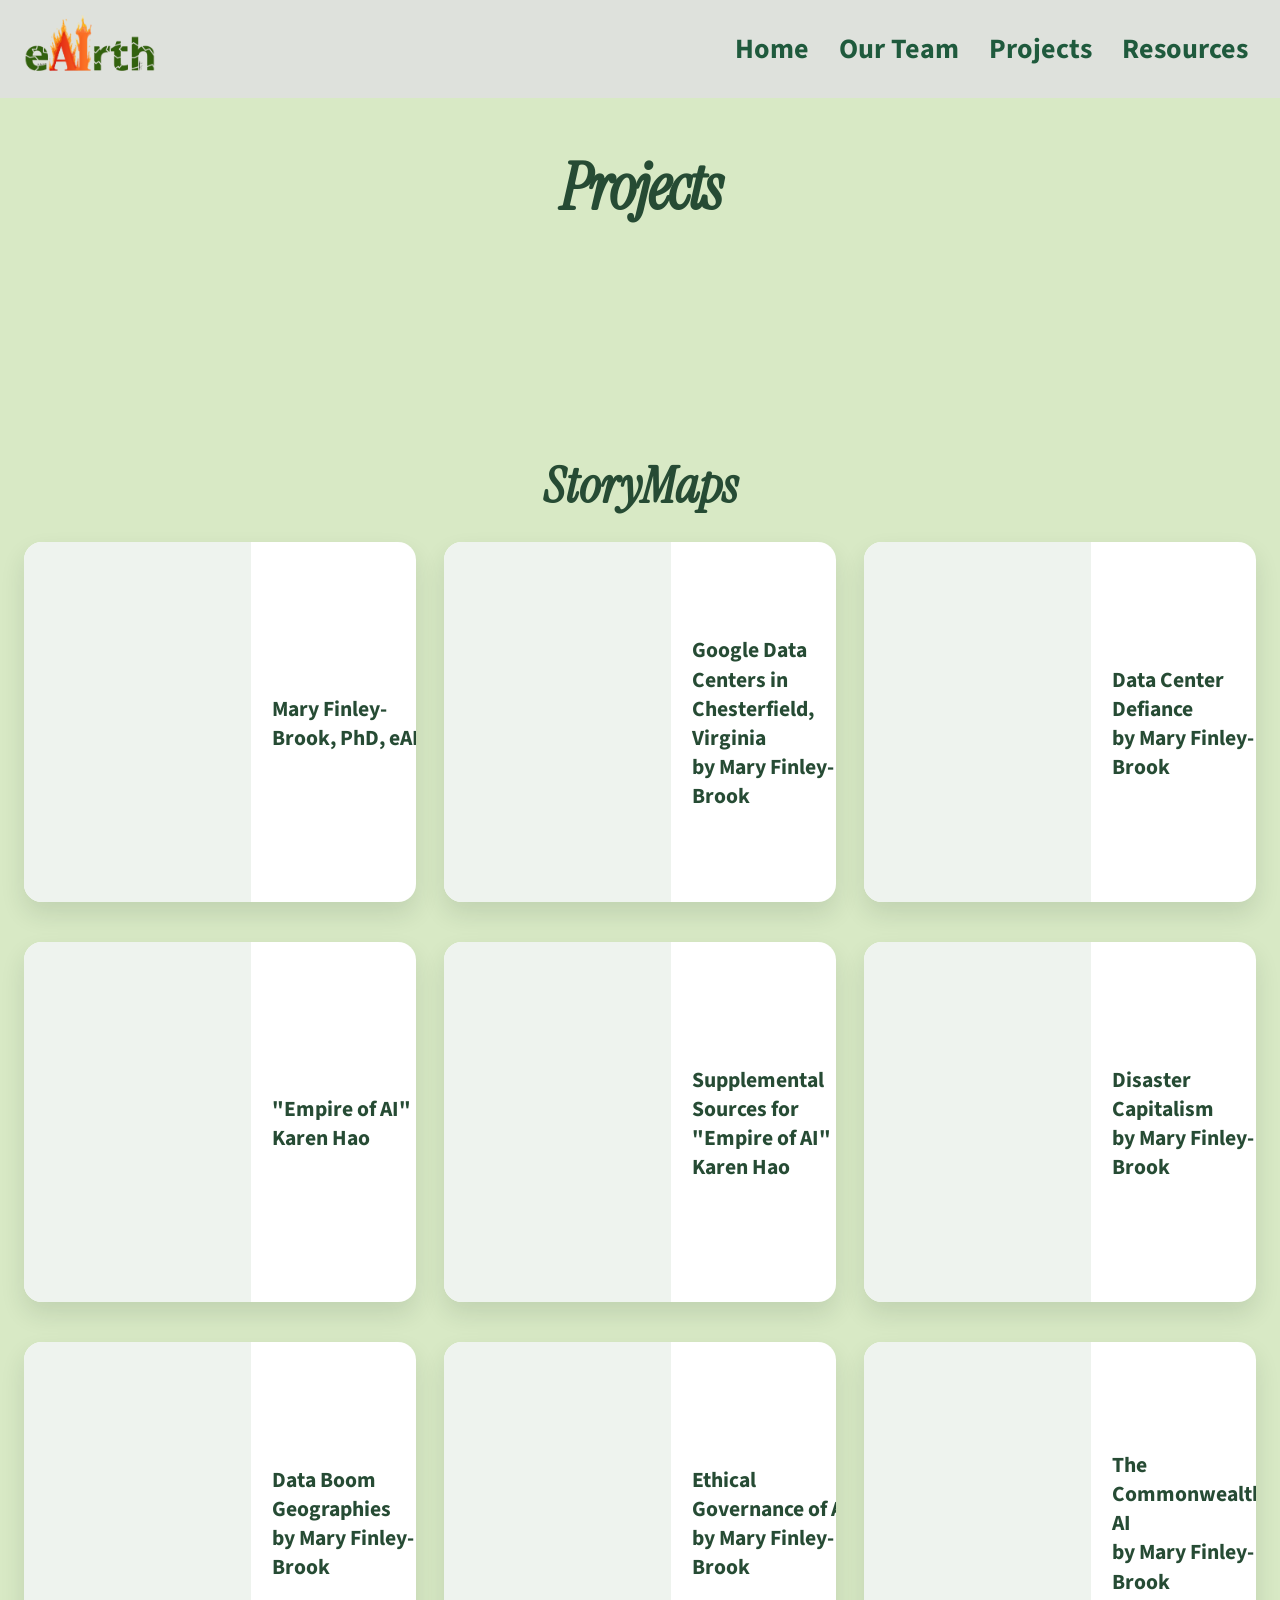
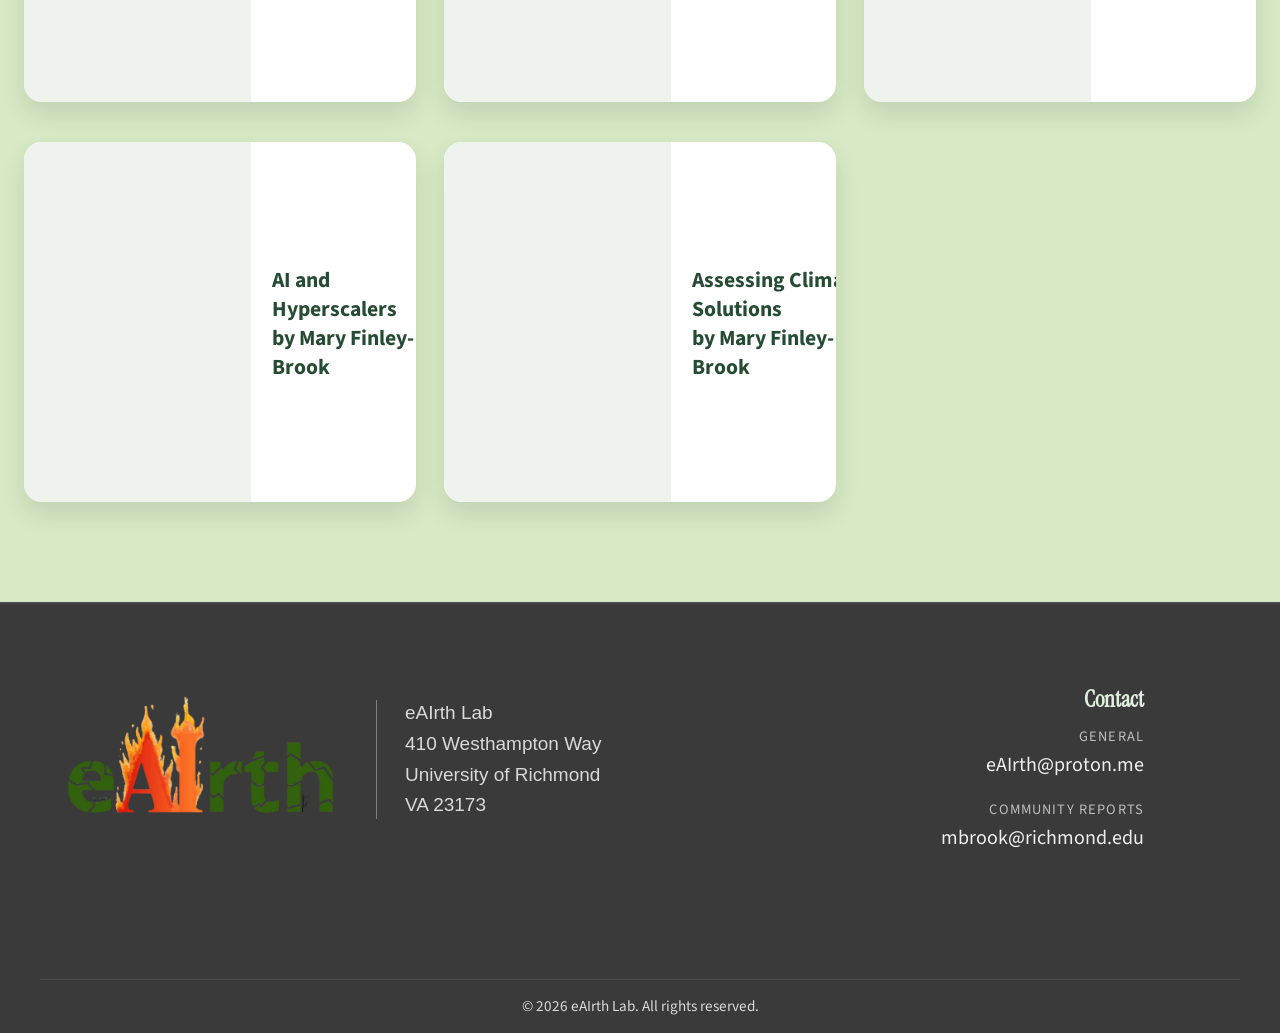
<file: contact.html>
<!DOCTYPE html>
<html lang="en">
<head>
  <meta charset="UTF-8">
  <meta name="viewport" content="width=device-width, initial-scale=1.0">
  <title>Projects | eAIrth</title>
  <link rel="preconnect" href="https://fonts.googleapis.com">
  <link rel="preconnect" href="https://fonts.gstatic.com" crossorigin>
  <link href="https://fonts.googleapis.com/css2?family=Instrument+Serif:ital,wght@1,400;1,500;1,600;1,700&family=Source+Sans+Pro:wght@400;500;600;700&display=swap" rel="stylesheet">
  <link rel="stylesheet" href="style.css">
</head>

<body>

<header>
  <div class="logo">
    <a href="index.html">
      <img src="logo.png" alt="Eairth Logo">
    </a>
  </div>

  <nav>
    <ul>
      <li><a href="index.html">Home</a></li>
      <li><a href="team.html">Our Team</a></li>
      <li><a href="contact.html">Projects</a></li>
      <li><a href="resources.html">Resources</a></li>
    </ul>
  </nav>
</header>

<main>
  <section class="mission-block project-header-block">
    <h1 class="project-title">Projects</h1>
  </section>

  <section class="projects-gallery" aria-label="Project links">
    <h2 class="storymaps-subheader">StoryMaps</h2>
    <div class="projects-grid">
      <a class="project-card project-card-embed" href="https://storymaps.arcgis.com/stories/035596855c824cba828a0ef8fcb2b9e6" target="_blank" rel="noopener noreferrer">
        <iframe src="https://storymaps.arcgis.com/stories/035596855c824cba828a0ef8fcb2b9e6" width="100%" height="360px" frameborder="0" scrolling="yes" allowfullscreen allow="geolocation"></iframe>
        <div class="project-card-content">
          <h2>Mary Finley-Brook, PhD, eAIrth</h2>
        </div>
      </a>

      <a class="project-card project-card-embed" href="https://storymaps.arcgis.com/stories/4a6be9744e71467f82faea2f952bf9dc" target="_blank" rel="noopener noreferrer">
        <iframe src="https://storymaps.arcgis.com/stories/4a6be9744e71467f82faea2f952bf9dc" width="100%" height="360px" frameborder="0" scrolling="yes" allowfullscreen allow="geolocation"></iframe>
        <div class="project-card-content">
          <h2>Google Data Centers in Chesterfield, Virginia<br>by Mary Finley-Brook</h2>
        </div>
      </a>

      <a class="project-card project-card-embed" href="https://storymaps.arcgis.com/stories/bb9c4ca6f0d04ba8a54f5a0a7fa706d5" target="_blank" rel="noopener noreferrer">
        <iframe src="https://storymaps.arcgis.com/stories/bb9c4ca6f0d04ba8a54f5a0a7fa706d5" width="100%" height="360px" frameborder="0" scrolling="yes" allowfullscreen allow="geolocation"></iframe>
        <div class="project-card-content">
          <h2>Data Center Defiance<br>by Mary Finley-Brook</h2>
        </div>
      </a>

      <a class="project-card project-card-embed" href="https://storymaps.arcgis.com/stories/c10e00fefd324d62a9b11accc9bc6cd7" target="_blank" rel="noopener noreferrer">
        <iframe src="https://storymaps.arcgis.com/stories/c10e00fefd324d62a9b11accc9bc6cd7" width="100%" height="360px" frameborder="0" scrolling="yes" allowfullscreen allow="geolocation"></iframe>
        <div class="project-card-content">
          <h2>"Empire of AI" by Karen Hao</h2>
        </div>
      </a>

      <a class="project-card project-card-embed" href="https://storymaps.arcgis.com/stories/e2c3c27f8b44435db67c0616a40068bc" target="_blank" rel="noopener noreferrer">
        <iframe src="https://storymaps.arcgis.com/stories/e2c3c27f8b44435db67c0616a40068bc" width="100%" height="360px" frameborder="0" scrolling="yes" allowfullscreen allow="geolocation"></iframe>
        <div class="project-card-content">
          <h2>Supplemental Sources for "Empire of AI" by Karen Hao</h2>
        </div>
      </a>

      <a class="project-card project-card-embed" href="https://storymaps.arcgis.com/stories/10bc136a6f19478e936a968754f7864b" target="_blank" rel="noopener noreferrer">
        <iframe src="https://storymaps.arcgis.com/stories/10bc136a6f19478e936a968754f7864b" width="100%" height="360px" frameborder="0" scrolling="yes" allowfullscreen allow="geolocation"></iframe>
        <div class="project-card-content">
          <h2>Disaster Capitalism<br>by Mary Finley-Brook</h2>
        </div>
      </a>

      <a class="project-card project-card-embed" href="https://storymaps.arcgis.com/stories/69cb813074f349bf8f689ab9823ae980" target="_blank" rel="noopener noreferrer">
        <iframe src="https://storymaps.arcgis.com/stories/69cb813074f349bf8f689ab9823ae980" width="100%" height="360px" frameborder="0" scrolling="yes" allowfullscreen allow="geolocation"></iframe>
        <div class="project-card-content">
          <h2>Data Boom Geographies<br>by Mary Finley-Brook</h2>
        </div>
      </a>

      <a class="project-card project-card-embed" href="https://storymaps.arcgis.com/stories/f5cb3928cb3a4619b9dd7c4e4df6c6e5" target="_blank" rel="noopener noreferrer">
        <iframe src="https://storymaps.arcgis.com/stories/f5cb3928cb3a4619b9dd7c4e4df6c6e5" width="100%" height="360px" frameborder="0" scrolling="yes" allowfullscreen allow="geolocation"></iframe>
        <div class="project-card-content">
          <h2>Ethical Governance of AI<br>by Mary Finley-Brook</h2>
        </div>
      </a>

      <a class="project-card project-card-embed" href="https://storymaps.arcgis.com/stories/757247b3e3b44fdc891b2978b5567170" target="_blank" rel="noopener noreferrer">
        <iframe src="https://storymaps.arcgis.com/stories/757247b3e3b44fdc891b2978b5567170" width="100%" height="360px" frameborder="0" scrolling="yes" allowfullscreen allow="geolocation"></iframe>
        <div class="project-card-content">
          <h2>The Commonwealth of AI<br>by Mary Finley-Brook</h2>
        </div>
      </a>

      <a class="project-card project-card-embed" href="https://storymaps.arcgis.com/stories/66e09c55308f44519f5b66b7839ca37f" target="_blank" rel="noopener noreferrer">
        <iframe src="https://storymaps.arcgis.com/stories/66e09c55308f44519f5b66b7839ca37f" width="100%" height="360px" frameborder="0" scrolling="yes" allowfullscreen allow="geolocation"></iframe>
        <div class="project-card-content">
          <h2>AI and Hyperscalers<br>by Mary Finley-Brook</h2>
        </div>
      </a>

      <a class="project-card project-card-embed" href="https://storymaps.arcgis.com/stories/d0b3cfa2447743cfa7b69ff20376a2c4" target="_blank" rel="noopener noreferrer">
        <iframe src="https://storymaps.arcgis.com/stories/d0b3cfa2447743cfa7b69ff20376a2c4" width="100%" height="360px" frameborder="0" scrolling="yes" allowfullscreen allow="geolocation"></iframe>
        <div class="project-card-content">
          <h2>Assessing Climate Solutions<br>by Mary Finley-Brook</h2>
        </div>
      </a>
    </div>
  </section>
</main>

<footer class="site-footer">
  <div class="footer-inner">
    <div class="footer-logo">
      <img src="logo.png" alt="EaiRth logo">
      <div class="footer-address">
        <p>eAIrth Lab</p>
        <p>410 Westhampton Way</p>
        <p>University of Richmond</p>
        <p>VA 23173</p>
      </div>
    </div>
    <!-- Quick Links removed -->
    <div class="footer-contact">
      <h3>Contact</h3>
      <ul>
        <li><span class="footer-contact-label">General</span><a href="mailto:eAIrth@proton.me">eAIrth@proton.me</a></li>
        <li><span class="footer-contact-label">Community Reports</span><a href="mailto:mbrook@richmond.edu">mbrook@richmond.edu</a></li>
      </ul>
    </div>
  </div>
  <div class="footer-copy">© 2026 eAIrth Lab. All rights reserved.</div>
</footer>

</body>
</html>
</file>
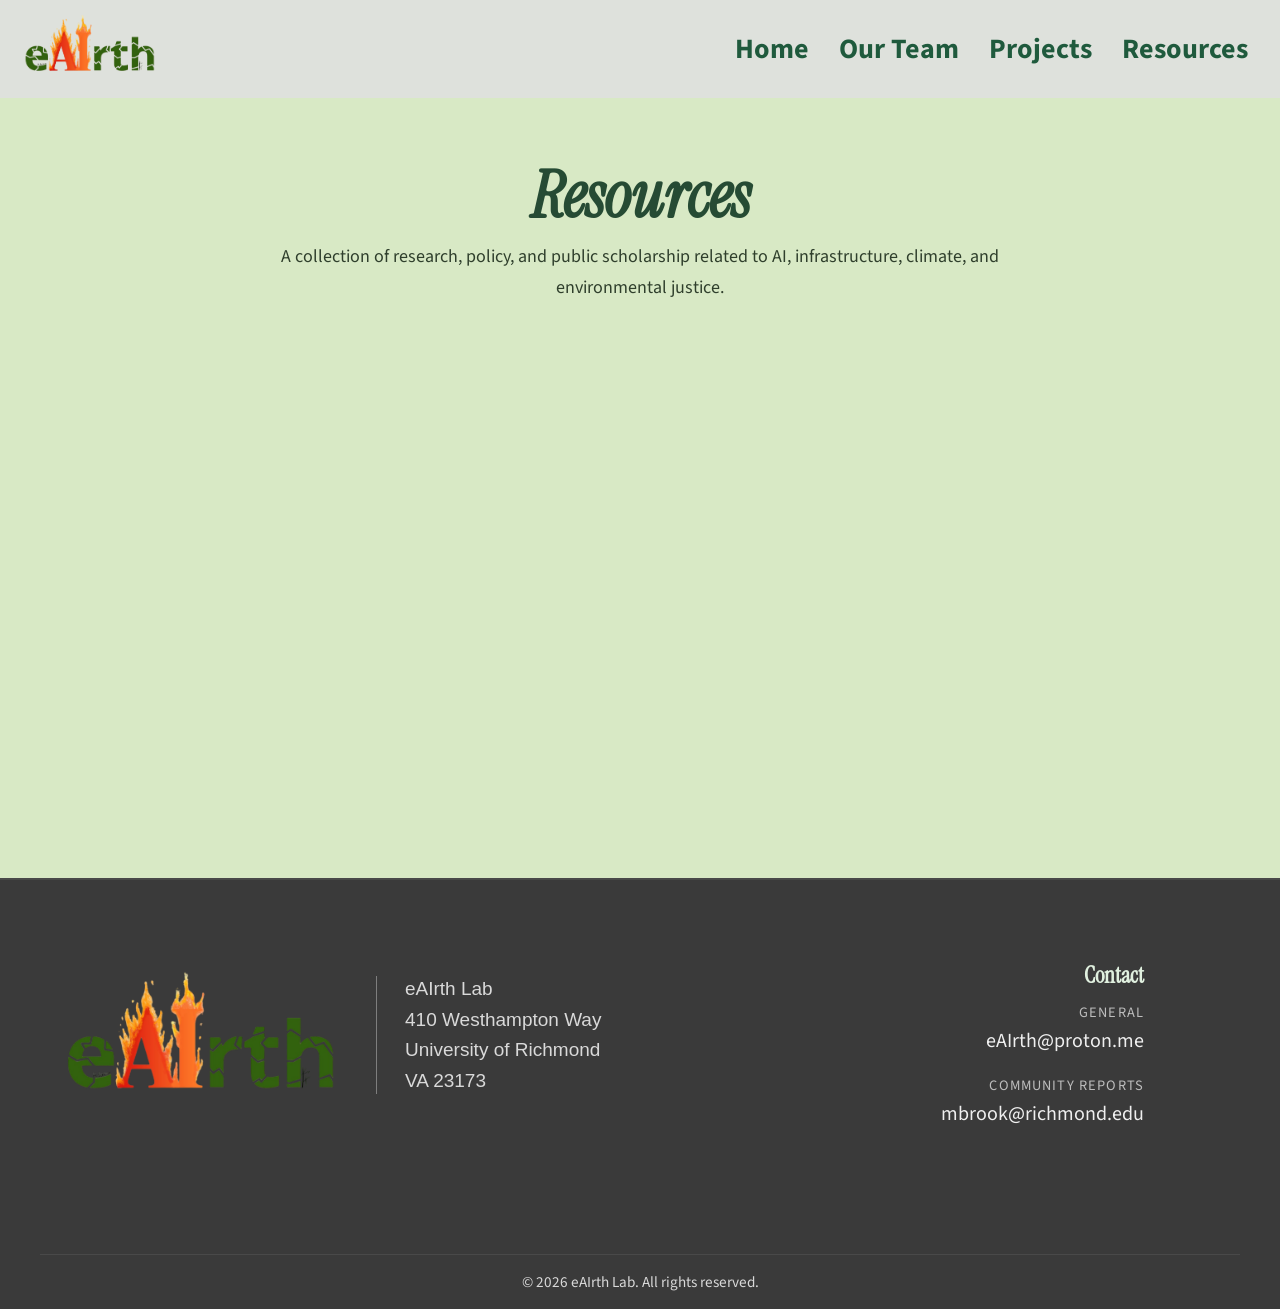
<file: resources.html>
<!DOCTYPE html>
<html lang="en">
<head>
  <meta charset="UTF-8">
  <meta name="viewport" content="width=device-width, initial-scale=1.0">
  <title>Resources | eAIrth</title>
  <link rel="preconnect" href="https://fonts.googleapis.com">
  <link rel="preconnect" href="https://fonts.gstatic.com" crossorigin>
  <link href="https://fonts.googleapis.com/css2?family=Instrument+Serif:ital,wght@1,400;1,500;1,600;1,700&family=Source+Sans+Pro:wght@400;500;600;700&display=swap" rel="stylesheet">
  <link rel="stylesheet" href="style.css">
</head>

<body>

<header>
  <div class="logo">
    <a href="index.html">
      <img src="logo.png" alt="Eairth Logo">
    </a>
  </div>

  <nav>
    <ul>
      <li><a href="index.html">Home</a></li>
      <li><a href="team.html">Our Team</a></li>
      <li><a href="contact.html">Projects</a></li>
      <li><a href="resources.html">Resources</a></li>
    </ul>
  </nav>
</header>

<main>
  <section class="resources-page">
    <div class="resources-intro">
      <h1>Resources</h1>
      <p>
        A collection of research, policy, and public scholarship related to AI, infrastructure,
        climate, and environmental justice.
      </p>
    </div>

  </section>
</main>

<footer class="site-footer">
  <div class="footer-inner">
    <div class="footer-logo">
      <img src="logo.png" alt="EaiRth logo">
      <div class="footer-address">
        <p>eAIrth Lab</p>
        <p>410 Westhampton Way</p>
        <p>University of Richmond</p>
        <p>VA 23173</p>
      </div>
    </div>
    <div class="footer-contact">
      <h3>Contact</h3>
      <ul>
        <li><span class="footer-contact-label">General</span><a href="mailto:eAIrth@proton.me">eAIrth@proton.me</a></li>
        <li><span class="footer-contact-label">Community Reports</span><a href="mailto:mbrook@richmond.edu">mbrook@richmond.edu</a></li>
      </ul>
    </div>
  </div>
  <div class="footer-copy">© 2026 eAIrth Lab. All rights reserved.</div>
</footer>

</body>
</html>
</file>
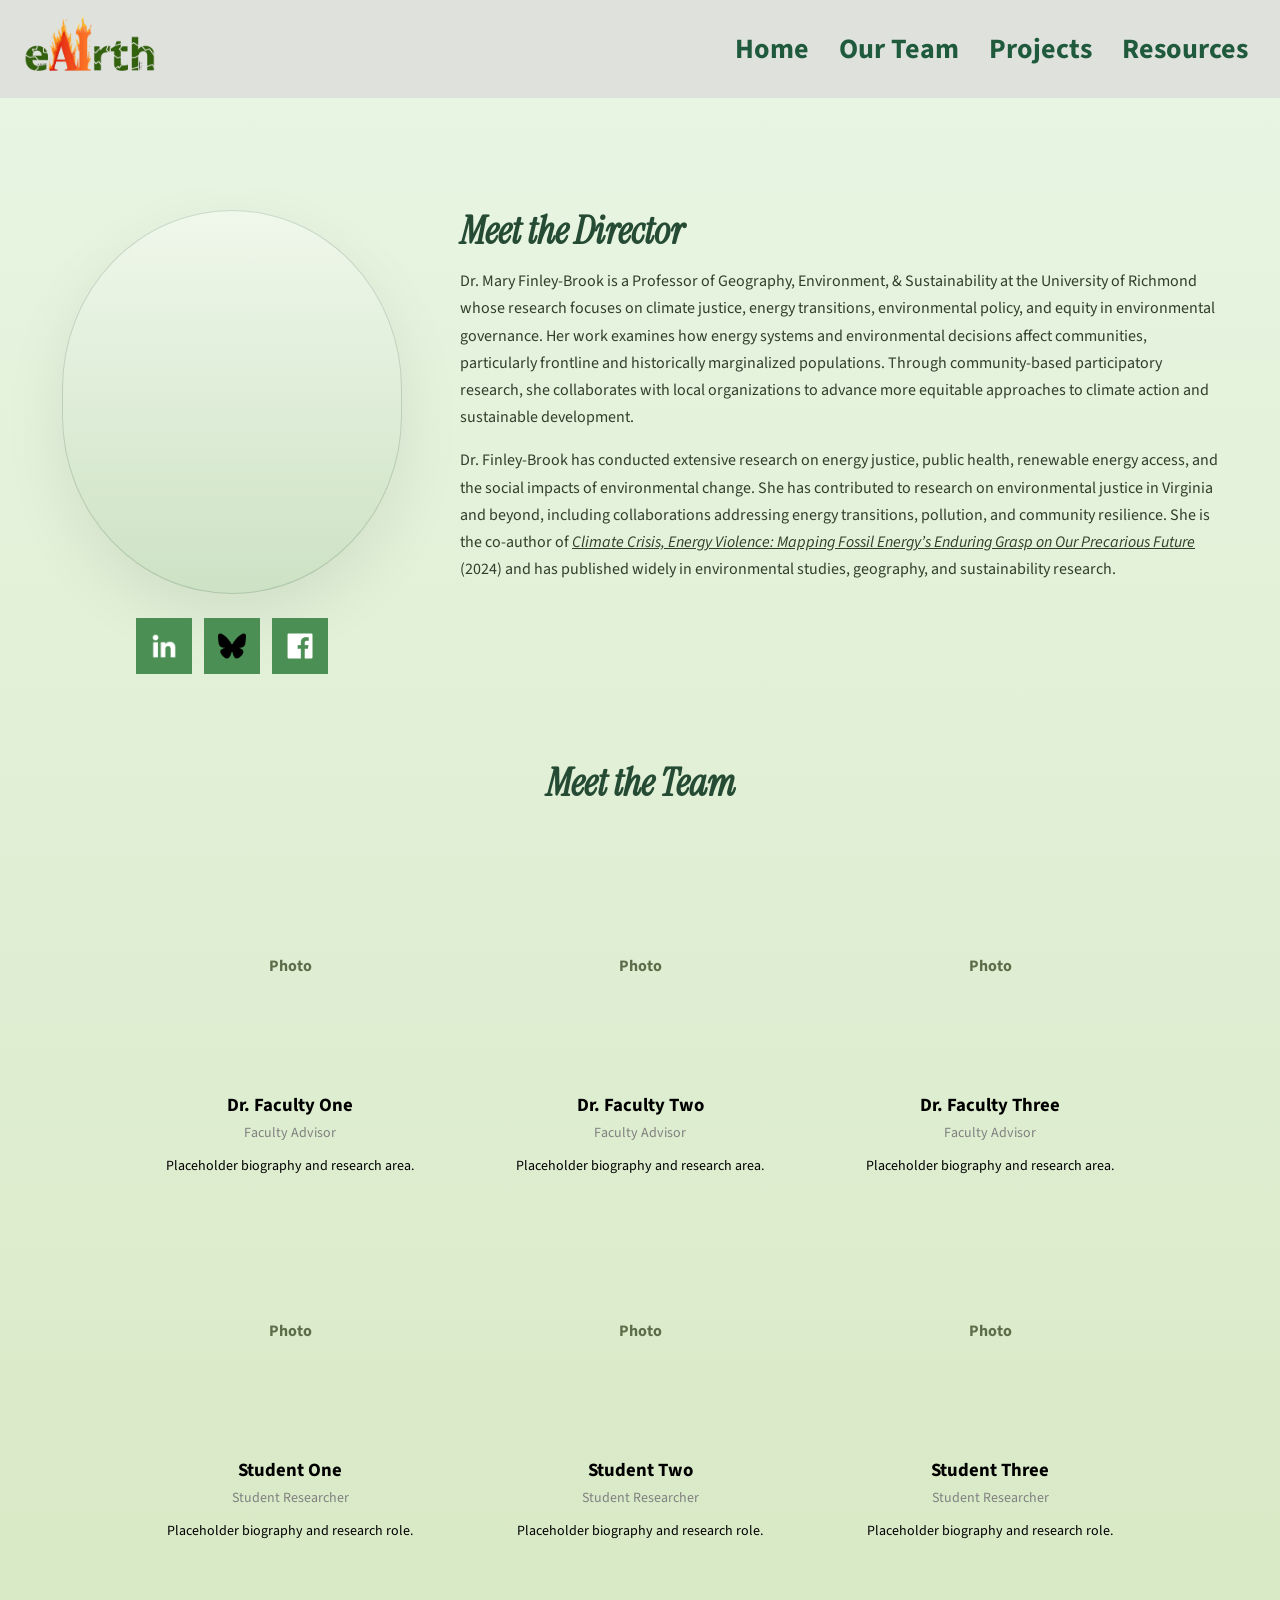
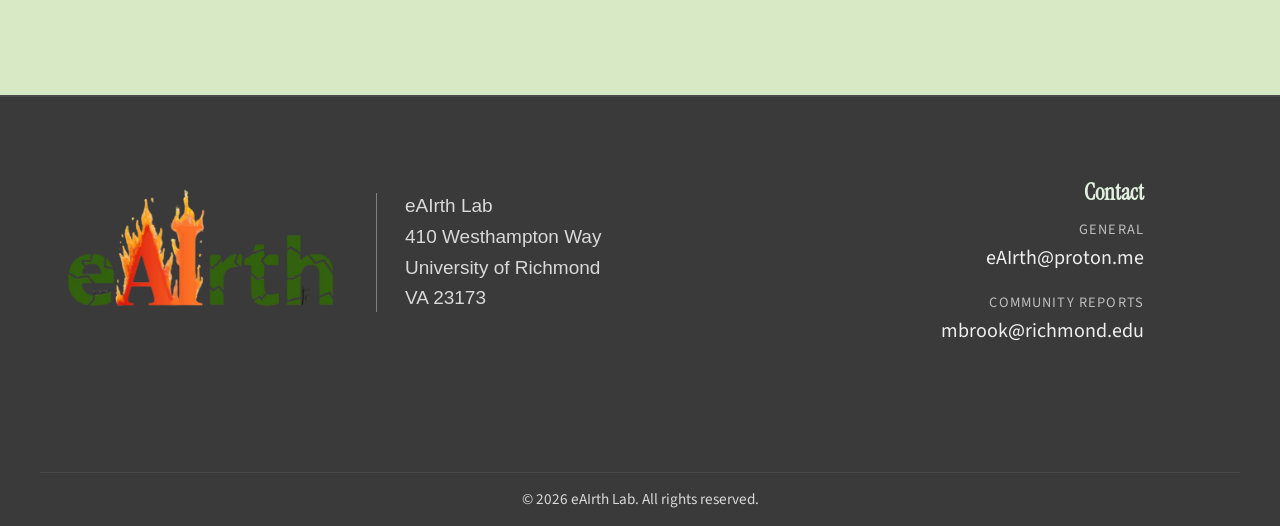
<file: team.html>
<!DOCTYPE html>
<html lang="en">
<head>
  <meta charset="UTF-8">
  <meta name="viewport" content="width=device-width, initial-scale=1.0">
  <title>Eairth Team</title>
  <link rel="preconnect" href="https://fonts.googleapis.com">
  <link rel="preconnect" href="https://fonts.gstatic.com" crossorigin>
  <link href="https://fonts.googleapis.com/css2?family=Instrument+Serif:ital,wght@1,400;1,500;1,600&family=Source+Sans+Pro:wght@400;500;600;700&display=swap" rel="stylesheet">
  <link rel="stylesheet" href="style.css">
</head>

<body>

<header>
  <div class="logo">
    <a href="index.html">
      <img src="logo.png" alt="Eairth Logo">
    </a>
  </div>

  <nav>
    <ul>
      <li><a href="index.html">Home</a></li>
      <li><a href="team.html">Our Team</a></li>
      <li><a href="contact.html">Projects</a></li>
      <li><a href="resources.html">Resources</a></li>
    </ul>
  </nav>
</header>

<main>

  <section class="team-section">
    <div class="team-header-row">
      <div class="team-header-portrait">
        <div class="team-header-image" aria-hidden="true"></div>
        <div class="founder-links">
          <a class="button-link" href="https://www.linkedin.com/in/mary-finley-brook-06901227/" target="_blank" rel="noopener noreferrer">
            <img src="linkedin.png" alt="LinkedIn">
            <span class="visually-hidden">LinkedIn</span>
          </a>
          <a class="button-link" href="https://www.instagram.com/geoyapti/" target="_blank" rel="noopener noreferrer">
            <img src="bluesky.webp" alt="Bluesky">
            <span class="visually-hidden">Bluesky</span>
          </a>
          <a class="button-link facebook-link" href="https://www.facebook.com/mary.finleybrook/" target="_blank" rel="noopener noreferrer">
            <img src="facebook.png" alt="Facebook">
            <span class="visually-hidden">Facebook</span>
          </a>
        </div>
      </div>
      <div class="founder-intro">
        <h2>Meet the Director</h2>
        <p class="founder-bio">
          Dr. Mary Finley-Brook is a Professor of Geography, Environment, & Sustainability at the University of Richmond whose research focuses on climate justice, energy transitions, environmental policy, and equity in environmental governance. Her work examines how energy systems and environmental decisions affect communities, particularly frontline and historically marginalized populations. Through community-based participatory research, she collaborates with local organizations to advance more equitable approaches to climate action and sustainable development.
        </p>
        <p class="founder-bio">
          Dr. Finley-Brook has conducted extensive research on energy justice, public health, renewable energy access, and the social impacts of environmental change. She has contributed to research on environmental justice in Virginia and beyond, including collaborations addressing energy transitions, pollution, and community resilience. She is the co-author of <a href="https://www.sciencedirect.com/book/monograph/9780128195017/climate-crisis-energy-violence" target="_blank" rel="noopener noreferrer"><em>Climate Crisis, Energy Violence: Mapping Fossil Energy’s Enduring Grasp on Our Precarious Future</em></a> (2024) and has published widely in environmental studies, geography, and sustainability research.
        </p>
      </div>
    </div>
    <h2>Meet the Team</h2>
    <div class="team-grid">
      <div class="card">
        <div class="member-photo"><span>Photo</span></div>
        <div class="card-content">
          <h3>Dr. Faculty One</h3>
          <h4>Faculty Advisor</h4>
          <p>Placeholder biography and research area.</p>
        </div>
      </div>

      <div class="card">
        <div class="member-photo"><span>Photo</span></div>
        <div class="card-content">
          <h3>Dr. Faculty Two</h3>
          <h4>Faculty Advisor</h4>
          <p>Placeholder biography and research area.</p>
        </div>
      </div>

      <div class="card">
        <div class="member-photo"><span>Photo</span></div>
        <div class="card-content">
          <h3>Dr. Faculty Three</h3>
          <h4>Faculty Advisor</h4>
          <p>Placeholder biography and research area.</p>
        </div>
      </div>

      <div class="card">
        <div class="member-photo"><span>Photo</span></div>
        <div class="card-content">
          <h3>Student One</h3>
          <h4>Student Researcher</h4>
          <p>Placeholder biography and research role.</p>
        </div>
      </div>

      <div class="card">
        <div class="member-photo"><span>Photo</span></div>
        <div class="card-content">
          <h3>Student Two</h3>
          <h4>Student Researcher</h4>
          <p>Placeholder biography and research role.</p>
        </div>
      </div>

      <div class="card">
        <div class="member-photo"><span>Photo</span></div>
        <div class="card-content">
          <h3>Student Three</h3>
          <h4>Student Researcher</h4>
          <p>Placeholder biography and research role.</p>
        </div>
      </div>
    </div>
  </section>

</main>

<footer class="site-footer">
  <div class="footer-inner">
    <div class="footer-logo">
      <img src="logo.png" alt="EaiRth logo">
      <div class="footer-address">
        <p>eAIrth Lab</p>
        <p>410 Westhampton Way</p>
        <p>University of Richmond</p>
        <p>VA 23173</p>
      </div>
    </div>
    <!-- Quick Links removed -->
    <div class="footer-contact">
      <h3>Contact</h3>
      <ul>
        <li><span class="footer-contact-label">General</span><a href="mailto:eAIrth@proton.me">eAIrth@proton.me</a></li>
        <li><span class="footer-contact-label">Community Reports</span><a href="mailto:mbrook@richmond.edu">mbrook@richmond.edu</a></li>
      </ul>
    </div>
  </div>
  <div class="footer-copy">© 2026 eAIrth Lab. All rights reserved.</div>
</footer>

<script>
  const revealElements = document.querySelectorAll('.team-header-image > img, .card img, .member-photo');

  const revealOnScroll = (entries, observer) => {
    entries.forEach((entry) => {
      if (entry.isIntersecting) {
        entry.target.classList.add('reveal-visible');
        observer.unobserve(entry.target);
      }
    });
  };

  const revealObserver = new IntersectionObserver(revealOnScroll, {
    threshold: 0.2,
  });

  revealElements.forEach((el) => revealObserver.observe(el));
</script>
</body>
</file>
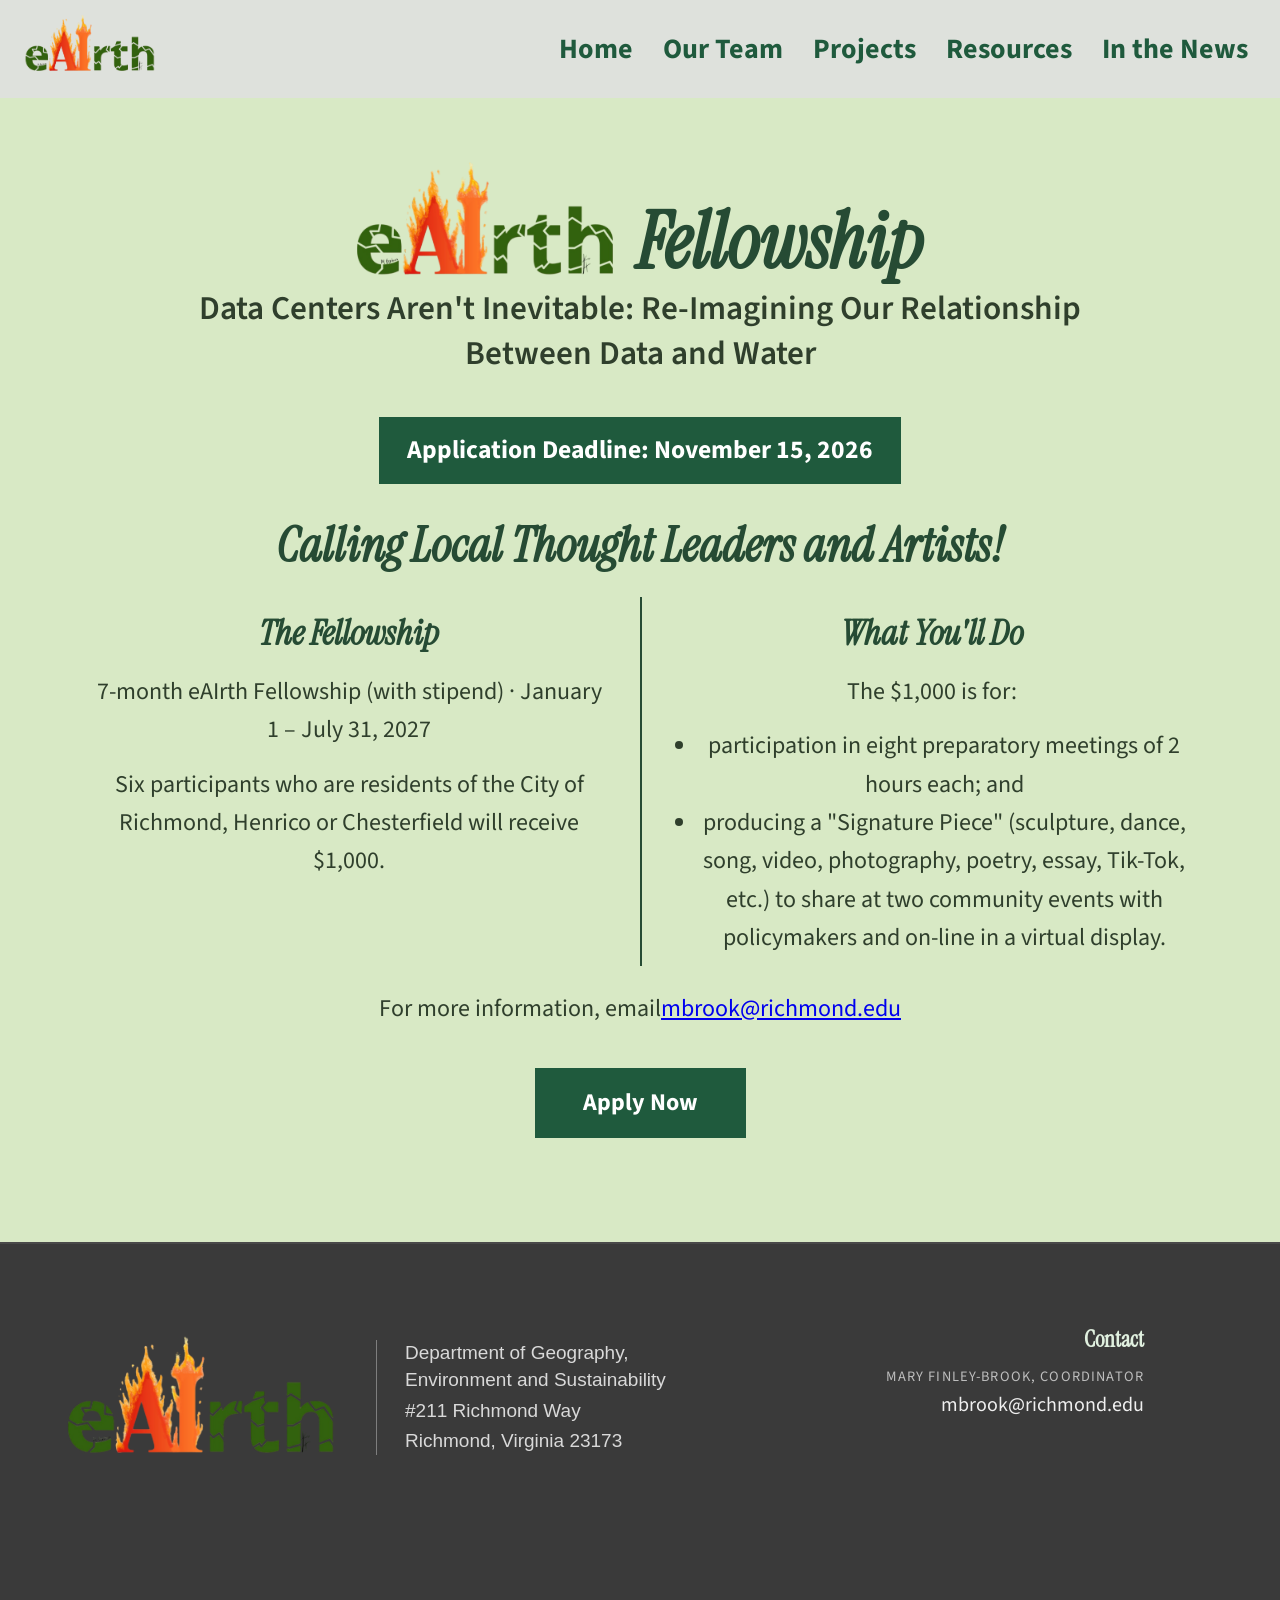
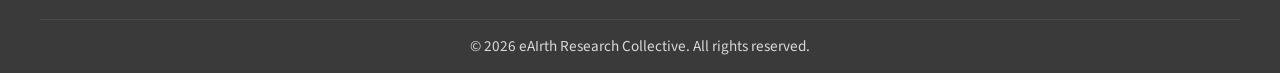
<file: pages/fellowship.html>
<!DOCTYPE html>
<html lang="en">
<head>
  <meta charset="UTF-8">
  <meta name="viewport" content="width=device-width, initial-scale=1.0">
  <title>Fellowship | eAIrth</title>
  <link rel="preconnect" href="https://fonts.googleapis.com">
  <link rel="preconnect" href="https://fonts.gstatic.com" crossorigin>
  <link href="https://fonts.googleapis.com/css2?family=Instrument+Serif:ital,wght@1,400;1,500;1,600;1,700&family=Source+Sans+Pro:wght@400;500;600;700&display=swap" rel="stylesheet">
  <link rel="stylesheet" href="../style.css">
</head>

<body>

<header>
  <div class="logo">
    <a href="index.html">
      <img src="../media/logo.png" alt="Eairth Logo">
    </a>
  </div>

  <nav>
    <ul>
      <li><a href="index.html">Home</a></li>
      <li><a href="team.html">Our Team</a></li>
      <li class="has-dropdown">
        <a href="projects.html">Projects</a>
        <ul class="dropdown">
          <li><a href="fellowship.html">Fellowship</a></li>
        </ul>
      </li>
      <li><a href="resources.html">Resources</a></li>
      <li><a href="news.html">In the News</a></li>
    </ul>
  </nav>
</header>

<main>
  <section class="resources-page">
    <div class="resources-intro">
      <h1 class="fellowship-title"><span class="fellowship-title-logo"><img src="../media/logo.png" alt="eAIrth"></span> <span class="fellowship-title-word">Fellowship</span></h1>
      <p class="fellowship-subtitle">Data Centers Aren't Inevitable: Re-Imagining Our Relationship Between Data and Water</p>
    </div>

    <div class="fellowship-details">
      <p class="fellowship-page-deadline">Application Deadline: November 15, 2026</p>
      <h2>Calling Local Thought Leaders and Artists!</h2>
      <div class="fellowship-boxes">
        <div class="fellowship-box">
          <h3>The Fellowship</h3>
          <p>7-month eAIrth Fellowship (with stipend) &middot; January 1 &ndash; July 31, 2027</p>
          <p>
            Six participants who are residents of the City of Richmond, Henrico or Chesterfield
            will receive $1,000.
          </p>
        </div>
        <div class="fellowship-box">
          <h3>What You'll Do</h3>
          <p>The $1,000 is for:</p>
          <ul>
            <li>participation in eight preparatory meetings of 2 hours each; and</li>
            <li>
              producing a "Signature Piece" (sculpture, dance, song, video, photography, poetry,
              essay, Tik-Tok, etc.) to share at two community events with policymakers and
              on-line in a virtual display.
            </li>
          </ul>
        </div>
      </div>
      <p>For more information, email<a href="mailto:mbrook@richmond.edu">mbrook@richmond.edu</a></p>
      <a class="fellowship-page-apply" href="https://docs.google.com/forms/d/e/1FAIpQLSdn-8kmqRkZYOwxu8aoqRWHCwRbEXj54_rLgCEMtIhtheCACg/viewform" target="_blank" rel="noopener noreferrer">Apply Now</a>
    </div>
  </section>
</main>
<div data-footer-placeholder></div>
<script src="../footer.js"></script>

</body>
</html>
</file>
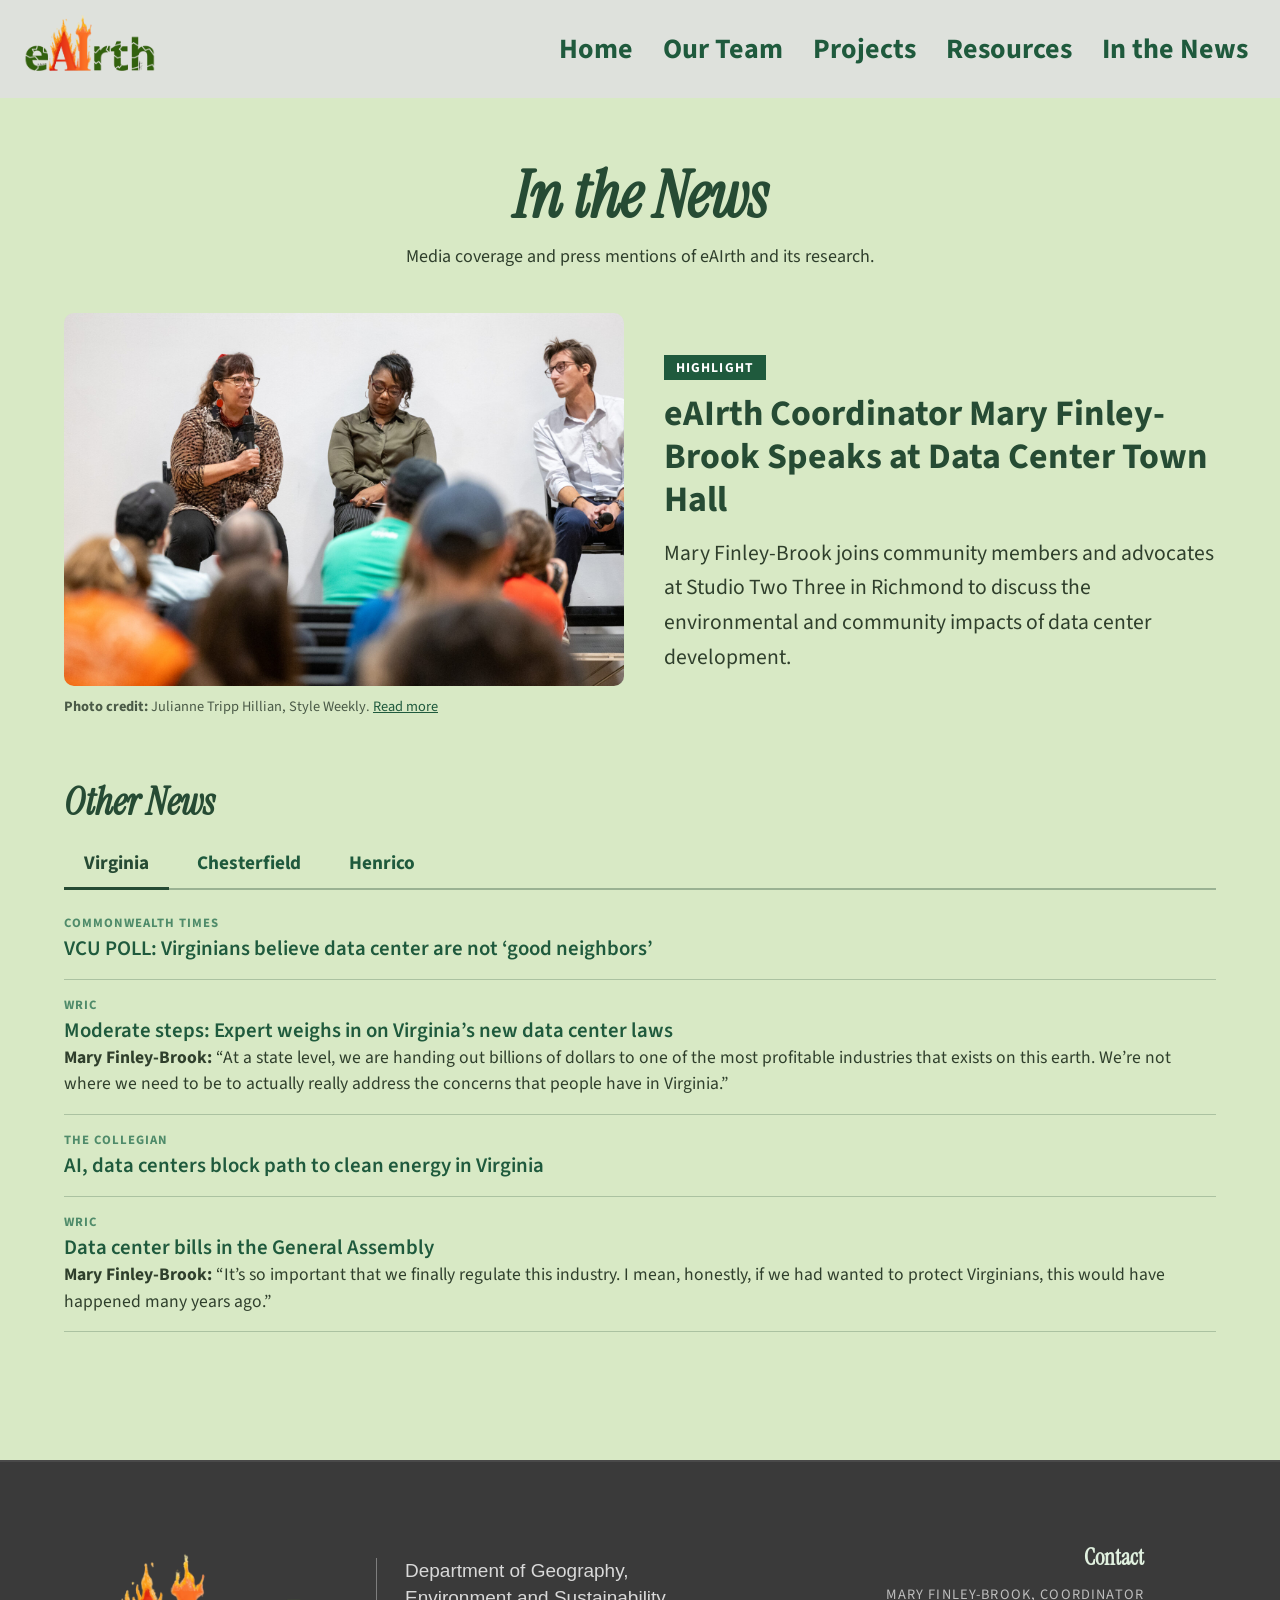
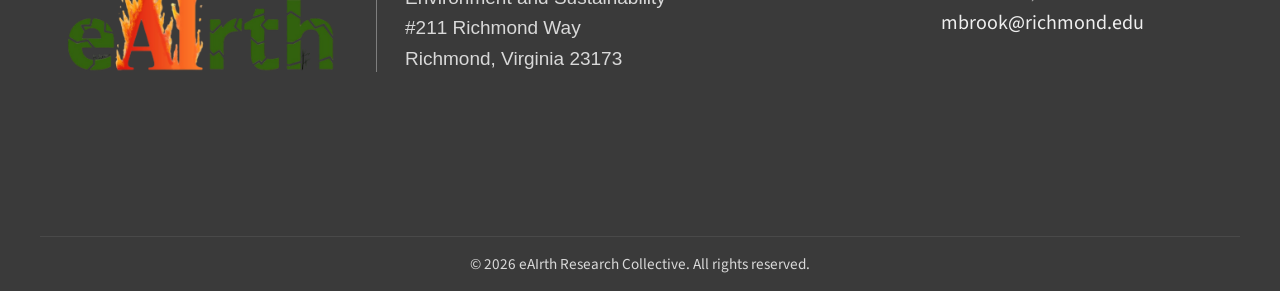
<file: pages/news.html>
<!DOCTYPE html>
<html lang="en">
<head>
  <meta charset="UTF-8">
  <meta name="viewport" content="width=device-width, initial-scale=1.0">
  <title>In the News | eAIrth</title>
  <link rel="preconnect" href="https://fonts.googleapis.com">
  <link rel="preconnect" href="https://fonts.gstatic.com" crossorigin>
  <link href="https://fonts.googleapis.com/css2?family=Instrument+Serif:ital,wght@1,400;1,500;1,600;1,700&family=Source+Sans+Pro:wght@400;500;600;700&display=swap" rel="stylesheet">
  <link rel="stylesheet" href="../style.css">
</head>

<body>

<header>
  <div class="logo">
    <a href="index.html">
      <img src="../media/logo.png" alt="Eairth Logo">
    </a>
  </div>

  <nav>
    <ul>
      <li><a href="index.html">Home</a></li>
      <li><a href="team.html">Our Team</a></li>
      <li class="has-dropdown">
        <a href="projects.html">Projects</a>
        <ul class="dropdown">
          <li><a href="fellowship.html">Fellowship</a></li>
        </ul>
      </li>
      <li><a href="resources.html">Resources</a></li>
      <li><a href="news.html">In the News</a></li>
    </ul>
  </nav>
</header>

<main>
  <section class="resources-page">
    <div class="resources-intro">
      <h1>In the News</h1>
      <p>
        Media coverage and press mentions of eAIrth and its research.
      </p>
    </div>

    <div class="news-item">
      <figure class="news-photo">
        <img src="../media/8.18_-Data-Center-Town-Hall_Style_JTH-19-1536x1024.jpg" alt="Panelists speaking at a data center town hall while an audience looks on">
        <figcaption>
          <strong>Photo credit:</strong> Julianne Tripp Hillian, Style Weekly.
          <a href="https://www.styleweekly.com/photos-data-center-town-hall-at-studio-two-three/" target="_blank" rel="noopener noreferrer">Read more</a>
        </figcaption>
      </figure>
      <div class="news-item-copy">
        <span class="news-item-tag">Highlight</span>
        <h2 class="news-item-title"><a href="https://rvamag.com/community/i-went-to-the-data-center-town-hall-at-studio-two-three.html" target="_blank" rel="noopener noreferrer">eAIrth Coordinator Mary Finley-Brook Speaks at Data Center Town Hall</a></h2>
        <p class="news-item-subtitle">
          Mary Finley-Brook joins community members and advocates at Studio Two Three in Richmond to discuss the environmental and community impacts of data center development.
        </p>
      </div>
    </div>

    <section class="other-news">
      <h2 class="other-news-title">Other News</h2>
      <div class="news-tabs" role="tablist" aria-label="Other news by region">
        <button type="button" class="news-tab is-active" role="tab" id="tab-virginia" aria-controls="panel-virginia" aria-selected="true">Virginia</button>
        <button type="button" class="news-tab" role="tab" id="tab-chesterfield" aria-controls="panel-chesterfield" aria-selected="false" tabindex="-1">Chesterfield</button>
        <button type="button" class="news-tab" role="tab" id="tab-henrico" aria-controls="panel-henrico" aria-selected="false" tabindex="-1">Henrico</button>
      </div>
      <div class="news-tab-panel" role="tabpanel" id="panel-virginia" aria-labelledby="tab-virginia">
        <ul class="news-links">
          <li>
            <span class="news-link-source">Commonwealth Times</span>
            <a href="https://commonwealthtimes.org/2026/08/19/vcu-poll-virginians-believe-data-center-are-not-good-neighbors/" target="_blank" rel="noopener noreferrer">VCU POLL: Virginians believe data center are not &lsquo;good neighbors&rsquo;</a>
          </li>
          <li>
            <span class="news-link-source">WRIC</span>
            <a href="https://www.wric.com/news/local-news/richmond/moderate-steps-expert-weighs-in-on-virginias-new-data-center-laws/" target="_blank" rel="noopener noreferrer">Moderate steps: Expert weighs in on Virginia&rsquo;s new data center laws</a>
            <p class="news-link-quote"><strong>Mary Finley-Brook:</strong> &ldquo;At a state level, we are handing out billions of dollars to one of the most profitable industries that exists on this earth. We&rsquo;re not where we need to be to actually really address the concerns that people have in Virginia.&rdquo;</p>
          </li>
          <li>
            <span class="news-link-source">The Collegian</span>
            <a href="https://www.thecollegianur.com/article/data-centers-22626-20260226" target="_blank" rel="noopener noreferrer">AI, data centers block path to clean energy in Virginia</a>
          </li>
          <li>
            <span class="news-link-source">WRIC</span>
            <a href="https://www.wric.com/news/local-news/richmond/data-center-bills-general-assembly/" target="_blank" rel="noopener noreferrer">Data center bills in the General Assembly</a>
            <p class="news-link-quote"><strong>Mary Finley-Brook:</strong> &ldquo;It&rsquo;s so important that we finally regulate this industry. I mean, honestly, if we had wanted to protect Virginians, this would have happened many years ago.&rdquo;</p>
          </li>
        </ul>
      </div>
      <div class="news-tab-panel" role="tabpanel" id="panel-chesterfield" aria-labelledby="tab-chesterfield" hidden>
        <ul class="news-links">
          <li>
            <span class="news-link-source">12 On Your Side</span>
            <a href="https://www.12onyourside.com/2026/08/27/chesterfield-leaders-detail-financial-impact-google-data-center-projects/" target="_blank" rel="noopener noreferrer">Chesterfield leaders detail financial impact of Google data center projects</a>
            <p class="news-link-quote"><strong>Mary Finley-Brook:</strong> &ldquo;To date it has not been the fundamental questions we are asking. How much water, how much energy, where does it come from?&rdquo;</p>
          </li>
          <li>
            <span class="news-link-source">12 On Your Side</span>
            <a href="https://www.12onyourside.com/2026/07/16/google-data-center-open-house-draws-hundreds-chesterfield-county/" target="_blank" rel="noopener noreferrer">Google data center open house draws hundreds in Chesterfield County</a>
          </li>
          <li>
            <span class="news-link-source">WTVR CBS 6</span>
            <a href="https://www.wtvr.com/news/local-news/chesterfield-county/google-data-center-open-house-july-15-2026" target="_blank" rel="noopener noreferrer">Some Chesterfield residents say Google data center open house left questions unanswered</a>
            <p class="news-link-quote"><strong>Mary Finley-Brook:</strong> &ldquo;People are coming out saying this was a waste of time. They&rsquo;re not getting any information.&rdquo;</p>
          </li>
          <li>
            <span class="news-link-source">WRIC</span>
            <a href="https://www.wric.com/news/local-news/chesterfield-county/chirisa-data-center-fire-experts-react/" target="_blank" rel="noopener noreferrer">Chirisa data center fire: Experts react</a>
          </li>
          <li>
            <span class="news-link-source">WRIC</span>
            <a href="https://www.wric.com/news/local-news/chesterfield-county/google-advancing-project-peanut/" target="_blank" rel="noopener noreferrer">Google advancing Project Peanut</a>
          </li>
        </ul>
      </div>
      <div class="news-tab-panel" role="tabpanel" id="panel-henrico" aria-labelledby="tab-henrico" hidden>
        <p>Henrico stories coming soon.</p>
      </div>
    </section>
  </section>
</main>
<div data-footer-placeholder></div>
<script src="../footer.js"></script>
<script>
  const newsTabs = [...document.querySelectorAll('.news-tab')];

  const selectNewsTab = (tab) => {
    newsTabs.forEach((t) => {
      const active = t === tab;
      t.classList.toggle('is-active', active);
      t.setAttribute('aria-selected', active);
      t.tabIndex = active ? 0 : -1;
      document.getElementById(t.getAttribute('aria-controls')).hidden = !active;
    });
  };

  newsTabs.forEach((tab, i) => {
    tab.addEventListener('click', () => selectNewsTab(tab));
    tab.addEventListener('keydown', (e) => {
      const step = { ArrowRight: 1, ArrowLeft: -1 }[e.key];
      if (!step) return;
      const next = newsTabs[(i + step + newsTabs.length) % newsTabs.length];
      selectNewsTab(next);
      next.focus();
    });
  });
</script>

</body>
</html>
</file>
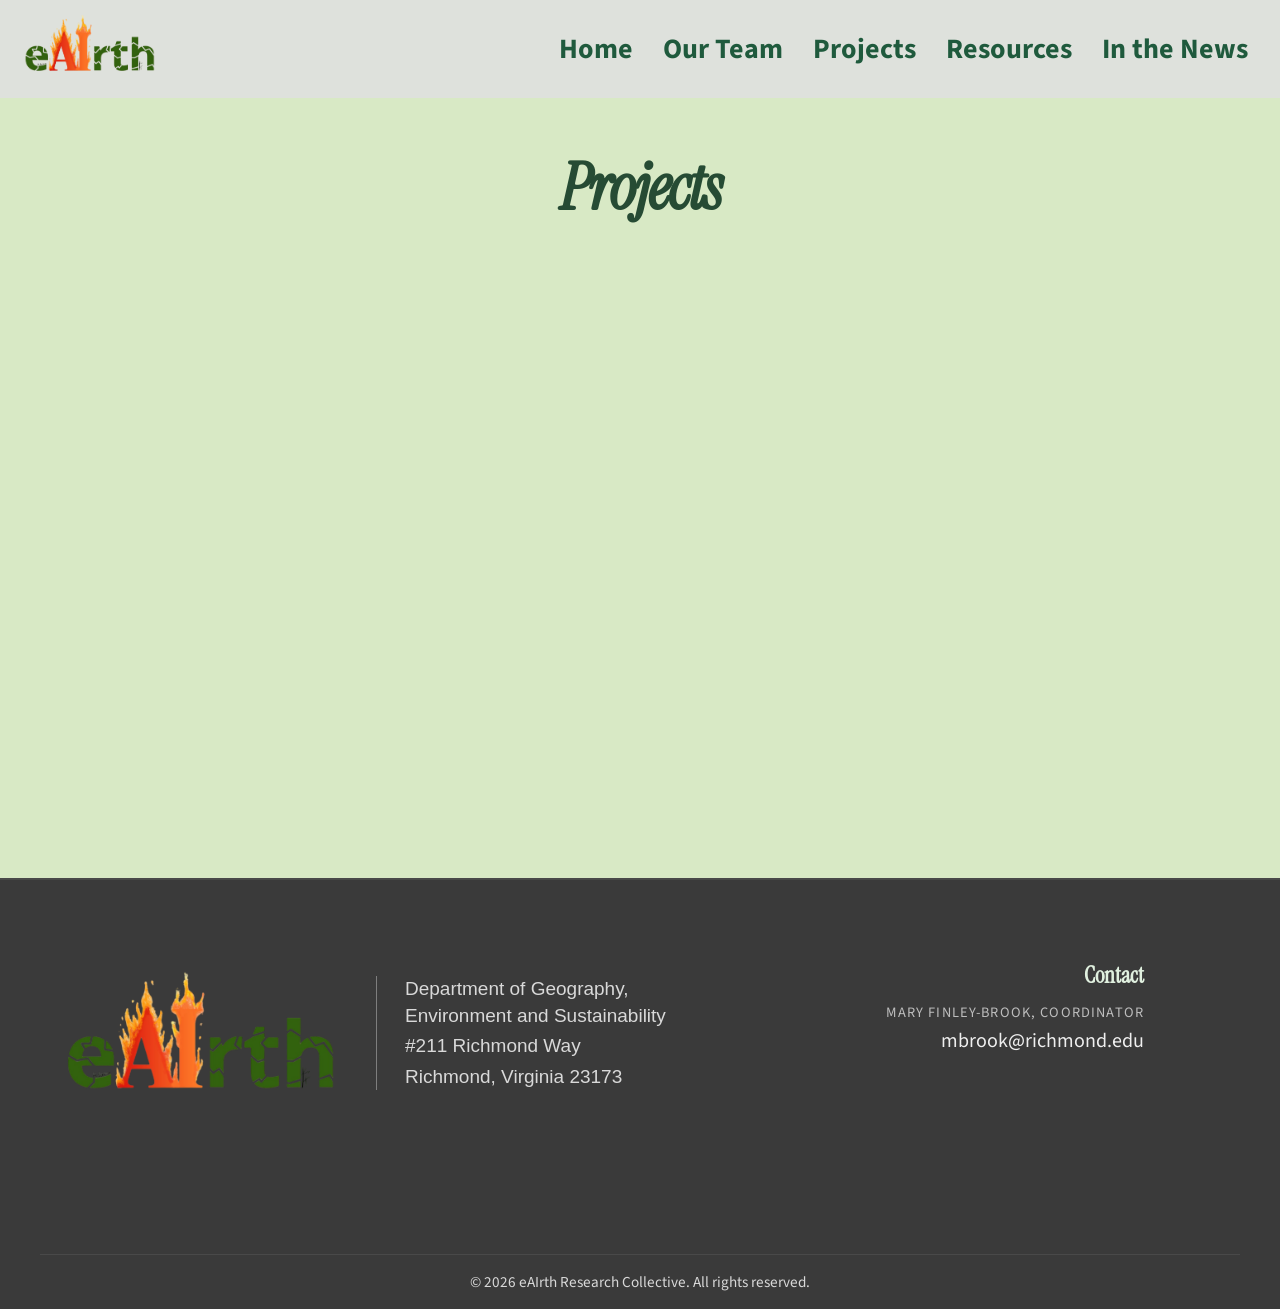
<file: pages/projects.html>
<!DOCTYPE html>
<html lang="en">
<head>
  <meta charset="UTF-8">
  <meta name="viewport" content="width=device-width, initial-scale=1.0">
  <title>Projects | eAIrth</title>
  <link rel="preconnect" href="https://fonts.googleapis.com">
  <link rel="preconnect" href="https://fonts.gstatic.com" crossorigin>
  <link href="https://fonts.googleapis.com/css2?family=Instrument+Serif:ital,wght@1,400;1,500;1,600;1,700&family=Source+Sans+Pro:wght@400;500;600;700&display=swap" rel="stylesheet">
  <link rel="stylesheet" href="../style.css">
</head>

<body>

<header>
  <div class="logo">
    <a href="index.html">
      <img src="../media/logo.png" alt="Eairth Logo">
    </a>
  </div>

  <nav>
    <ul>
      <li><a href="index.html">Home</a></li>
      <li><a href="team.html">Our Team</a></li>
      <li class="has-dropdown">
        <a href="projects.html">Projects</a>
        <ul class="dropdown">
          <li><a href="fellowship.html">Fellowship</a></li>
        </ul>
      </li>
      <li><a href="resources.html">Resources</a></li>
      <li><a href="news.html">In the News</a></li>
    </ul>
  </nav>
</header>

<main>
  <section class="mission-block project-header-block">
    <h1 class="project-title">Projects</h1>
  </section>
</main>
<div data-footer-placeholder></div>
<script src="../footer.js"></script>

</body>
</html>
</file>
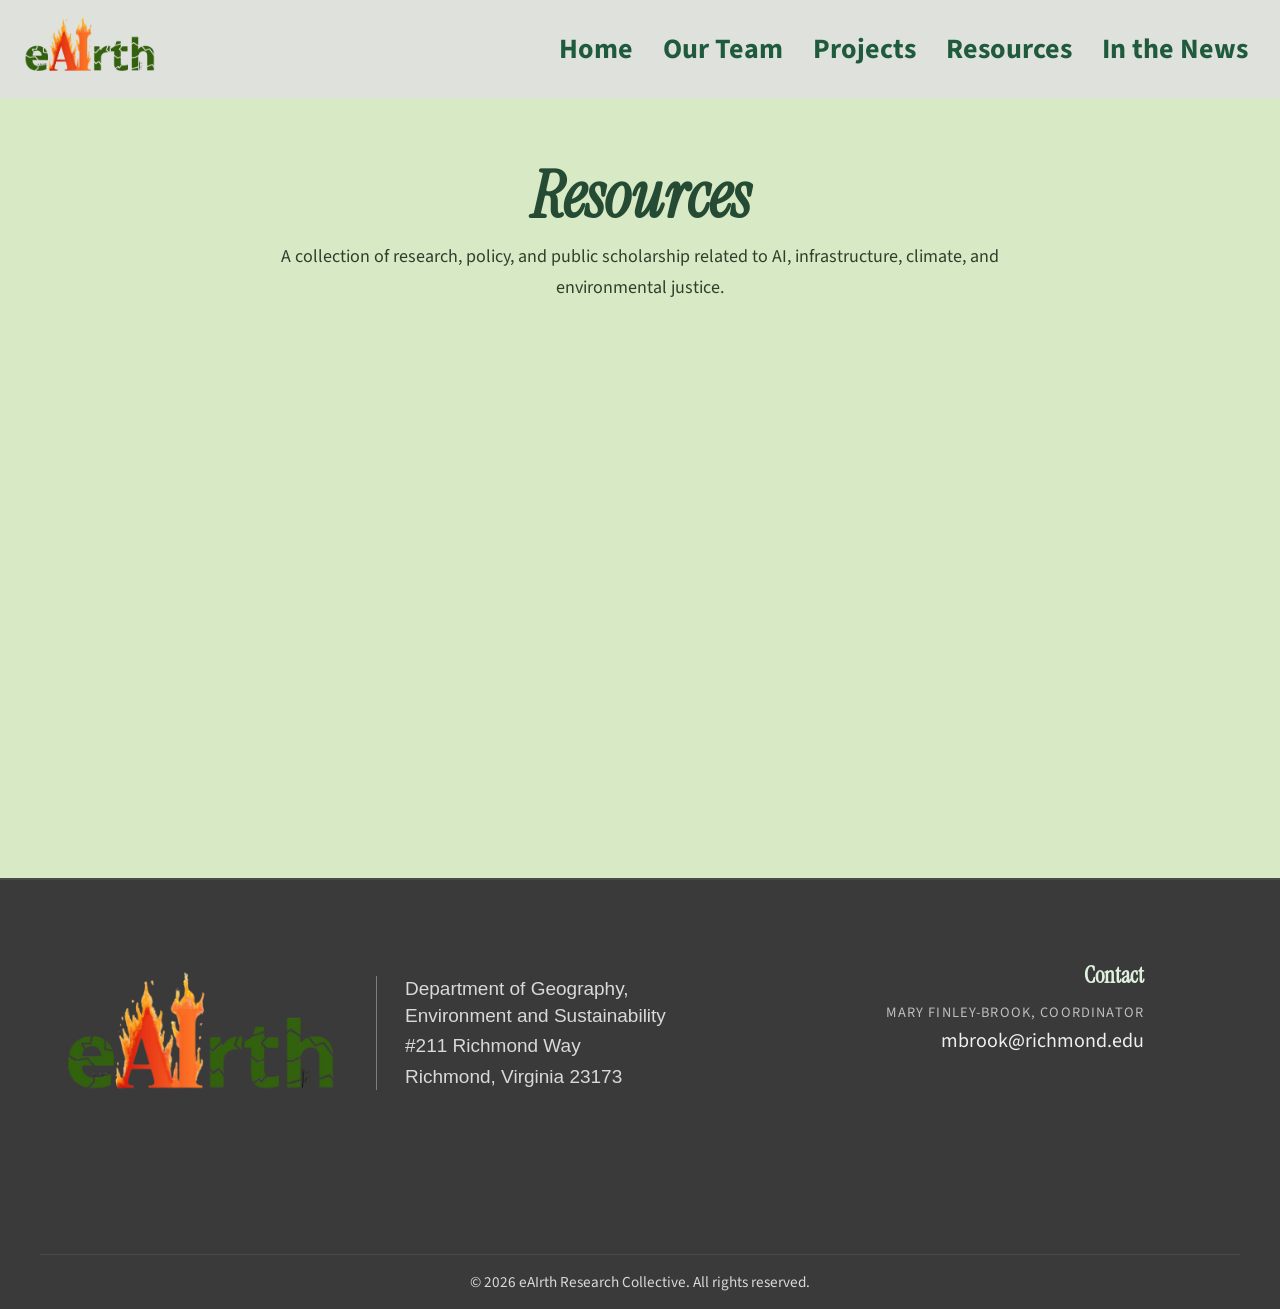
<file: pages/resources.html>
<!DOCTYPE html>
<html lang="en">
<head>
  <meta charset="UTF-8">
  <meta name="viewport" content="width=device-width, initial-scale=1.0">
  <title>Resources | eAIrth</title>
  <link rel="preconnect" href="https://fonts.googleapis.com">
  <link rel="preconnect" href="https://fonts.gstatic.com" crossorigin>
  <link href="https://fonts.googleapis.com/css2?family=Instrument+Serif:ital,wght@1,400;1,500;1,600;1,700&family=Source+Sans+Pro:wght@400;500;600;700&display=swap" rel="stylesheet">
  <link rel="stylesheet" href="../style.css">
</head>

<body>

<header>
  <div class="logo">
    <a href="index.html">
      <img src="../media/logo.png" alt="Eairth Logo">
    </a>
  </div>

  <nav>
    <ul>
      <li><a href="index.html">Home</a></li>
      <li><a href="team.html">Our Team</a></li>
      <li class="has-dropdown">
        <a href="projects.html">Projects</a>
        <ul class="dropdown">
          <li><a href="fellowship.html">Fellowship</a></li>
        </ul>
      </li>
      <li><a href="resources.html">Resources</a></li>
      <li><a href="news.html">In the News</a></li>
    </ul>
  </nav>
</header>

<main>
  <section class="resources-page">
    <div class="resources-intro">
      <h1>Resources</h1>
      <p>
        A collection of research, policy, and public scholarship related to AI,
        infrastructure, climate, and environmental justice.
      </p>
    </div>
  </section>
</main>
<div data-footer-placeholder></div>
<script src="../footer.js"></script>

</body>
</html>
</file>
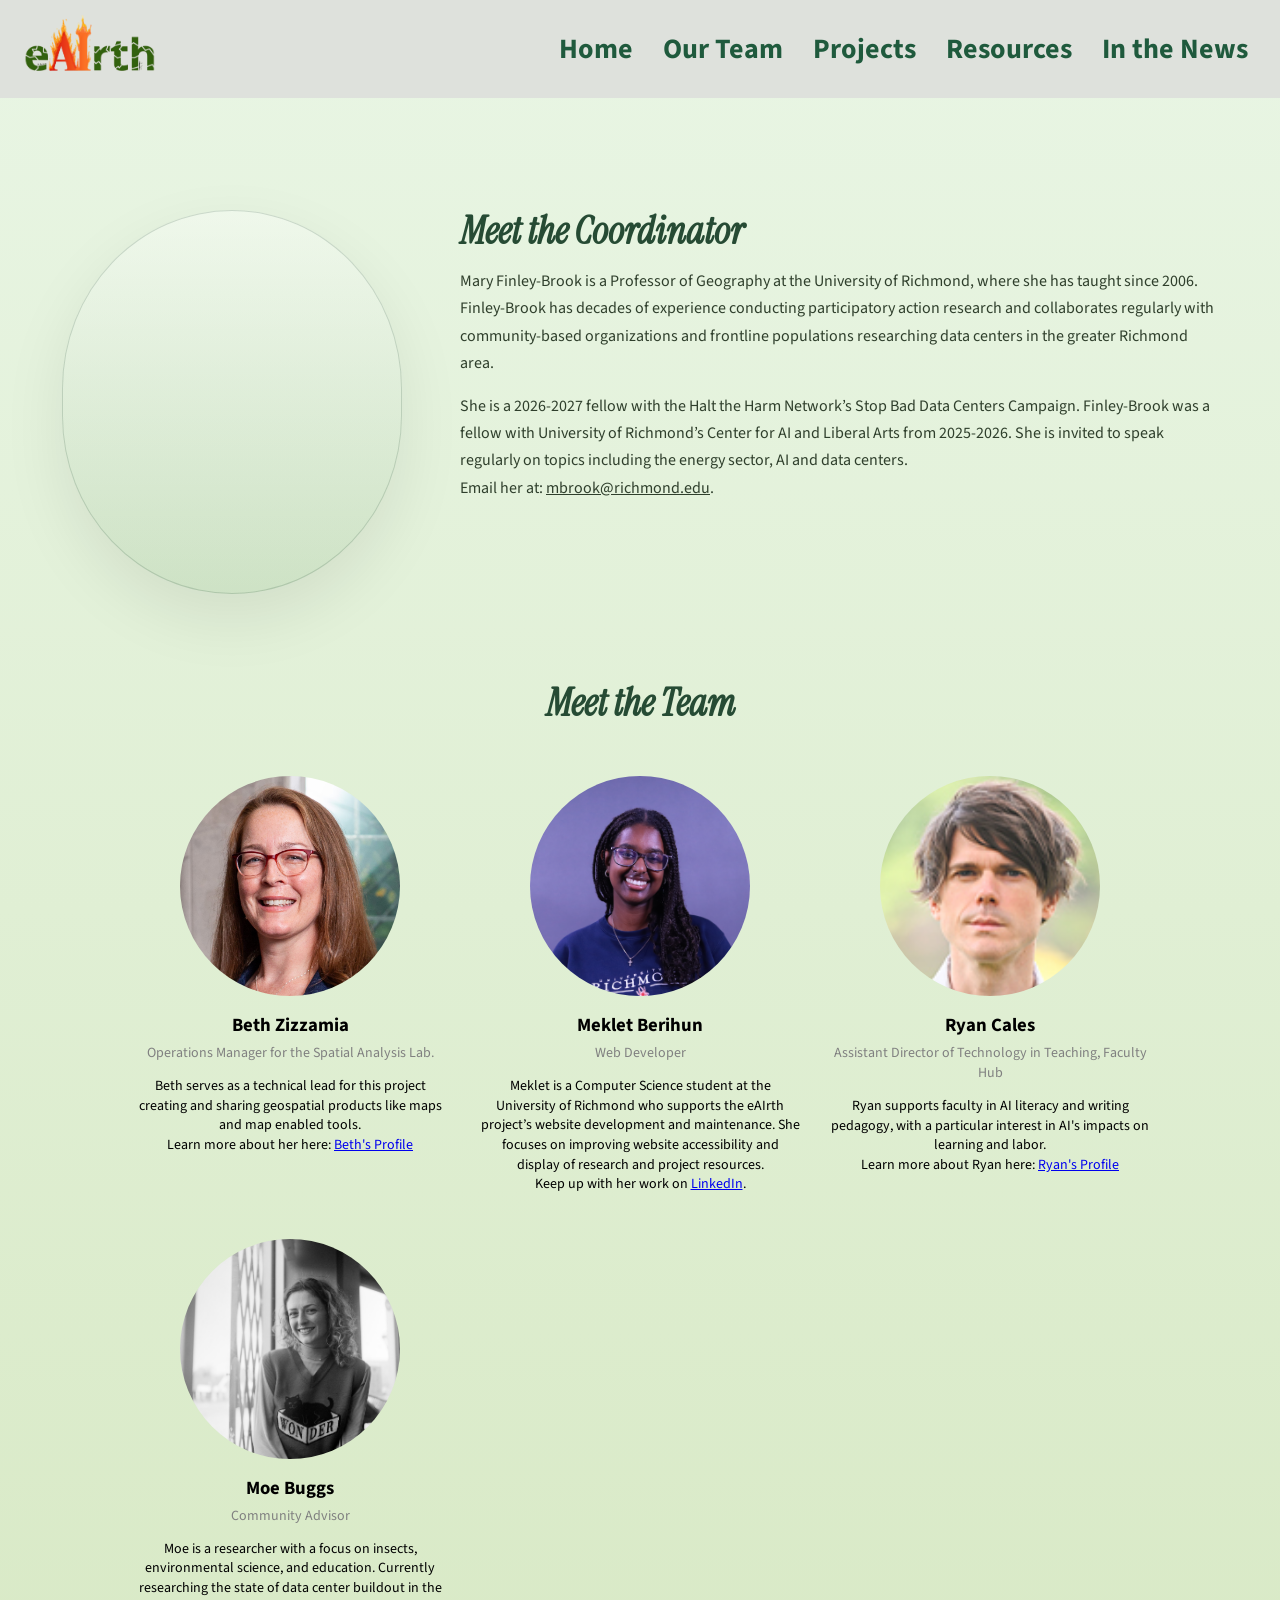
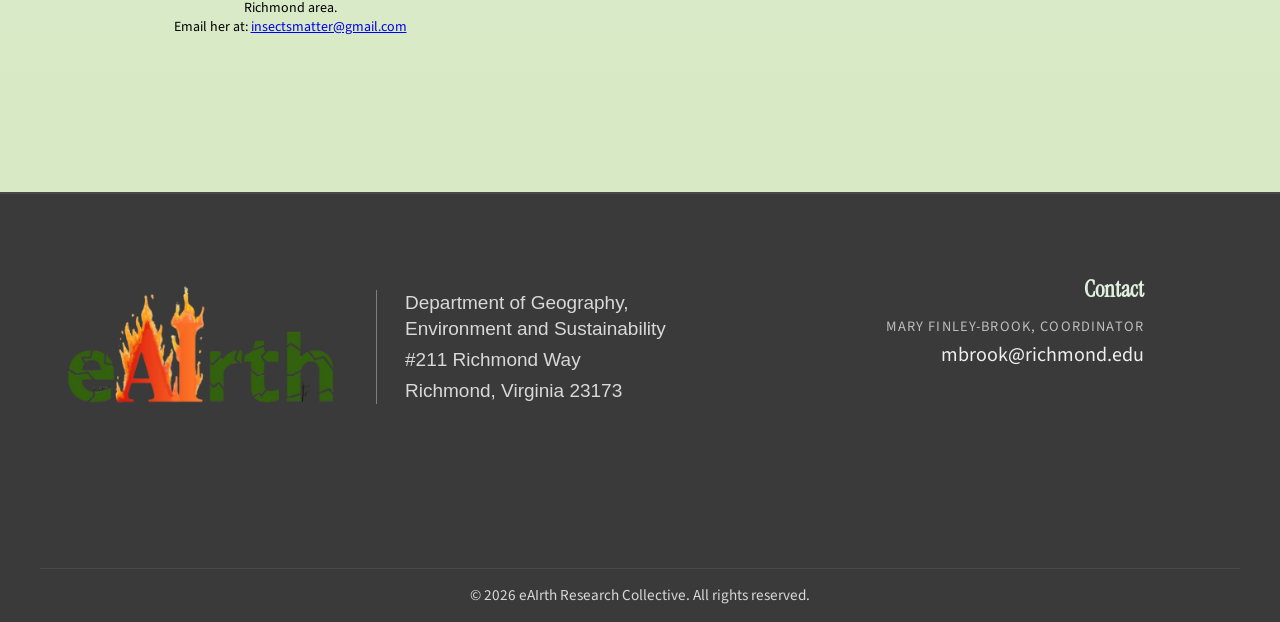
<file: pages/team.html>
<!DOCTYPE html>
<html lang="en">
<head>
  <meta charset="UTF-8">
  <meta name="viewport" content="width=device-width, initial-scale=1.0">
  <title>Eairth Team</title>
  <link rel="preconnect" href="https://fonts.googleapis.com">
  <link rel="preconnect" href="https://fonts.gstatic.com" crossorigin>
  <link href="https://fonts.googleapis.com/css2?family=Instrument+Serif:ital,wght@1,400;1,500;1,600&family=Source+Sans+Pro:wght@400;500;600;700&display=swap" rel="stylesheet">
  <link rel="stylesheet" href="../style.css">
</head>

<body>

<header>
  <div class="logo">
    <a href="index.html">
      <img src="../media/logo.png" alt="Eairth Logo">
    </a>
  </div>

  <nav>
    <ul>
      <li><a href="index.html">Home</a></li>
      <li><a href="team.html">Our Team</a></li>
      <li class="has-dropdown">
        <a href="projects.html">Projects</a>
        <ul class="dropdown">
          <li><a href="fellowship.html">Fellowship</a></li>
        </ul>
      </li>
      <li><a href="resources.html">Resources</a></li>
      <li><a href="news.html">In the News</a></li>
    </ul>
  </nav>
</header>

<main>

  <section class="team-section">
    <div class="team-header-row">
      <div class="team-header-portrait">
        <div class="team-header-image" aria-hidden="true"></div>
      </div>
      <div class="founder-intro">
        <h2>Meet the Coordinator</h2>
        <p class="founder-bio">
          Mary Finley-Brook is a Professor of Geography at the University of Richmond, where she has taught since 2006.
          Finley-Brook has decades of experience conducting participatory action research and collaborates regularly with community-based organizations and frontline populations researching data centers in the greater Richmond area.
        </p>
        <p class="founder-bio">
          She is a 2026-2027 fellow with the Halt the Harm Network’s Stop Bad Data Centers Campaign. Finley-Brook was a fellow with University of Richmond’s Center for AI and Liberal Arts from 2025-2026.
          She is invited to speak regularly on topics including the energy sector, AI and data centers.
          <br>
          Email her at: <a href="mailto:mbrook@richmond.edu">mbrook@richmond.edu</a>.
        </p>
      </div>
    </div>
    <h2>Meet the Team</h2>
    <div class="team-grid">
      <div class="card">
        <img class="member-photo beth-photo" src="../media/Beth%20Zizzamia%20headshot%202024.jpg" alt="Beth Zizzamia">
        <div class="card-content">
          <h3>Beth Zizzamia</h3>
          <h4>Operations Manager for the Spatial Analysis Lab.</h4>
          <p>
            Beth serves as a technical lead for this project creating and
            sharing geospatial products like maps and map enabled tools.
            <br>
            Learn more about her here:
          <a href="https://geography.richmond.edu/faculty/bzizzami" target="_blank" rel="noopener noreferrer">Beth's Profile</a>
          </p>
        </div>
      </div>

      <div class="card">
        <img class="member-photo" src="../media/IMG_6843.JPG" alt="Meklet Berihun">
        <div class="card-content">
          <h3>Meklet Berihun</h3>
          <h4>Web Developer</h4>
          <p>Meklet is a Computer Science student at the University of Richmond who supports the eAIrth project’s website development and maintenance.
            She focuses on improving website accessibility and display of research and project resources.
            <br>
            Keep up with her work on <a href="https://www.linkedin.com/in/meklet-berihun" target="_blank" rel="noopener noreferrer">LinkedIn</a>.
            </p>
        </div>
      </div>

      <div class="card">
        <img class="member-photo" src="../media/cales-ryan-lg.jpg" alt="Ryan Cales">
        <div class="card-content">
          <h3>Ryan Cales</h3>
          <h4>Assistant Director of Technology in Teaching, Faculty Hub</h4>
          <p>
            Ryan supports faculty in AI literacy and writing pedagogy, with a
            particular interest in AI's impacts on learning and labor. 
            <br>
            Learn more about Ryan here:
            <a href="https://facultyhub.richmond.edu/about/rcales/" target="_blank" rel="noopener noreferrer">Ryan's Profile</a>
          </p>
        </div>
      </div>

      <div class="card">
        <img class="member-photo coffeeshop1" src="../media/coffeeshop1.jpg" alt="Moe Buggs">
        <div class="card-content">
          <h3>Moe Buggs</h3>
          <h4>Community Advisor</h4>
          <p> Moe is a researcher with a focus on insects, environmental science, and education.
            Currently researching the state of data center buildout in the Richmond area.
            <br>
            Email her at: <a href="mailto:insectsmatter@gmail.com" target="_blank" rel="noopener noreferrer">insectsmatter@gmail.com</a>
          </p>
        </div>
      </div>

    </div>
  </section>

</main>
<div data-footer-placeholder></div>
<script src="../footer.js"></script>

<script>
  const revealElements = document.querySelectorAll('.team-header-image > img, .card img, .member-photo');

  const revealOnScroll = (entries, observer) => {
    entries.forEach((entry) => {
      if (entry.isIntersecting) {
        entry.target.classList.add('reveal-visible');
        observer.unobserve(entry.target);
      }
    });
  };

  const revealObserver = new IntersectionObserver(revealOnScroll, {
    threshold: 0.2,
  });

  revealElements.forEach((el) => revealObserver.observe(el));
</script>
</body>
</file>
<file: style.css>
*, *::before, *::after {
  box-sizing: border-box;
}

html {
  min-height: 100%;
}

body {
  font-family: 'Source Sans Pro', sans-serif;
  margin: 0;
  padding: 0;
  min-height: 100%;
  background-color: #d8e9c5;
  text-align: center;
}

h1 {
  color: #4f4f4f;
  text-align: center;
}

.team-section {
    margin: 0;
    padding: 40px 24px 60px;
    background: linear-gradient(180deg, rgba(232,245,227,0.98) 0%, rgba(216,233,197,0.95) 100%);
    border-radius: 0 0 20px 20px;
}

.team-section h1.original-font {
    margin-top: 0;
    margin-bottom: 1rem;
    font-family: 'Instrument Serif', serif;
    font-style: italic;
    font-weight: 700;
    font-size: 3.8rem;
    line-height: 1.05;
    color: #1f5a3d;
}

.team-header-row {
    display: flex;
    align-items: flex-start;
    justify-content: center;
    gap: 36px;
    margin: 4.5rem auto 5.5rem;
    flex-wrap: wrap;
    max-width: 1200px;
}

.team-header-portrait {
    display: flex;
    flex-direction: column;
    align-items: center;
    width: min(100%, 340px);
    margin: 0 auto;
}

.team-header-image {
    width: 100%;
    min-height: 384px;
    border-radius: 70% / 65%;
    background: linear-gradient(180deg, rgba(255,255,255,0.35), rgba(108,157,103,0.18));
    box-shadow: inset 0 0 0 1px rgba(38, 75, 52, 0.18), 0 24px 64px rgba(0, 0, 0, 0.08);
    overflow: hidden;
}

.team-header-image > img {
    display: none;
}

.founder-intro {
    display: block;
    flex: 1 1 620px;
    max-width: 780px;
    min-width: 460px;
}

.founder-intro h2 {
    margin: 0;
    font-family: 'Instrument Serif', serif;
    font-style: italic;
    font-weight: 700;
    font-size: 2.4rem;
    line-height: 1.1;
    color: #264b34;
    text-align: left;
}

.founder-bio {
    font-family: 'Source Sans Pro', sans-serif;
    margin-top: 1rem;
    color: #2f3f2c;
    line-height: 1.7;
    text-align: left;
    max-width: 760px;
}

.founder-bio a {
    color: inherit;
    text-decoration: underline;
}

.founder-bio a:hover {
    color: inherit;
}

.founder-links {
    margin: 1.5rem 0 0;
    display: flex;
    flex-wrap: wrap;
    gap: 0.75rem;
    justify-content: center;
}

.founder-links .button-link {
    display: inline-flex;
    align-items: center;
    justify-content: center;
    width: 56px;
    height: 56px;
    border-radius: 0;
    background: #4c8f55;
    color: #ffffff;
    text-decoration: none;
    transition: background 0.2s ease;
}

.founder-links .button-link:hover {
    background: #66b079;
}

.founder-links .button-link img {
    width: 28px;
    height: 28px;
    display: block;
    border-radius: 0;
}

.founder-links .button-link.facebook-link img {
    width: 40px;
    height: 40px;
}


.visually-hidden {
    position: absolute;
    width: 1px;
    height: 1px;
    padding: 0;
    margin: -1px;
    overflow: hidden;
    clip: rect(0, 0, 0, 0);
    white-space: nowrap;
    border: 0;
}

.reveal-visible {
    opacity: 1 !important;
    transform: translateY(0) !important;
}

main {
    background-color: #d8e9c5;
    min-height: calc(100vh - 120px);
    padding-top: 0;
    padding-bottom: 40px;
}

h2 {
  margin-top: 1.5rem;
  margin-bottom: 0.75rem;
}

.team-section h2,
.right-column h2 {
    font-family: 'Instrument Serif', serif;
    font-style: italic;
    font-weight: 700;
    font-size: 2.4rem;
    line-height: 1.1;
    color: #264b34;
}

.right-column p {
  margin-bottom: 1.5rem;
}

/* Header style */
header {
  position: sticky;
  top: 0;
  z-index: 1000;
  display: flex;                  /* use flexbox */
  justify-content: space-between; /* logo left, nav right */
  align-items: center;            /* vertically center items */
  padding: 6px 12px;
  background-color: rgba(224, 224, 224, 0.85);
  color: #1f5a3d;
  overflow: hidden;      /* prevents bar from growing */
}




/* logo image */
.logo img {
  height: 80px;
  transform: scale(2.5) translateY(2px);
  transform-origin: left center;
}







/* navigation menu */
nav ul {
  list-style: none;
  display: flex;                 /* horizontal tabs */
  margin: 0;
  padding: 0;
}

/* nudge the whole nav a bit left from the right edge */
nav {
  margin-right: 20px;
}

nav ul li {
  margin-left: 30px;             /* spacing between tabs */
}

nav ul li a {
  color: #1f5a3d;
  text-decoration: none;
  font-weight: bold;
  font-size: 1.75rem;
  transition: all 0.3s ease;
}

nav ul li a:hover {
  color: #4f8b6a;
  transform: scale(1.05);       /* subtle pop */
}

/* Projects dropdown; fixed keeps it from being clipped by the header's overflow */
nav ul li.has-dropdown {
  position: relative;
}

nav ul.dropdown {
  display: none;
  position: fixed;
  flex-direction: column;
  min-width: 180px;
  padding: 0.5rem 0;
  background-color: rgba(224, 224, 224, 0.97);
  box-shadow: 0 6px 14px rgba(0, 0, 0, 0.15);
}

nav ul li.has-dropdown:hover > ul.dropdown,
nav ul li.has-dropdown:focus-within > ul.dropdown {
  display: flex;
}

nav ul.dropdown li {
  margin: 0;
}

nav ul.dropdown li a {
  display: block;
  padding: 0.5rem 1.25rem;
  font-size: 1.4rem;
  white-space: nowrap;
}





/* Section styles */

.spacer {
    height: 40px;
}

.mission-block {
    width: auto;
    margin: 0 auto;
    min-height: 520px;
    padding: 0;
    text-align: center;
    background-color: transparent;
    color: white;
    position: relative;
    overflow: hidden;
    display: flex;
    align-items: center;
    justify-content: center;
}

.project-header-block {
    min-height: 40vh;
    background: transparent;
    display: flex;
    align-items: flex-start;
    justify-content: center;
    padding-top: 3rem;
}

.project-title {
    font-family: 'Instrument Serif', serif !important;
    font-style: italic !important;
    font-weight: 700 !important;
    font-size: clamp(3rem, 5vw, 5rem);
    color: #264b34;
    margin: 0;
    font-feature-settings: 'liga' 1, 'clig' 1;
    letter-spacing: -0.03em;
}

.video-mission-block {
    position: relative;
}

.fellowship-banner {
    background-color: #1f5a3d;
    color: #ffffff;
    padding: 2.5rem 70px;
    text-align: left;
}

.fellowship-banner-inner {
    max-width: none;
    margin: 0;
    display: flex;
    align-items: center;
    justify-content: space-between;
    gap: 2rem;
}

.fellowship-banner-copy {
    flex: 1;
}

.fellowship-banner-actions {
    flex: 0 0 auto;
    display: flex;
    flex-direction: column;
    gap: 1rem;
}

.fellowship-apply-box {
    flex: 0 0 auto;
    padding: 1.25rem 3rem;
    background-color: transparent;
    border: 2px solid #ffffff;
    border-radius: 0;
    color: #ffffff;
    font-size: 1.25rem;
    font-weight: 700;
    text-align: center;
    text-decoration: none;
    transition: background-color 0.2s ease;
}

.fellowship-apply-box:hover {
    background-color: rgba(255, 255, 255, 0.15);
}

@media (max-width: 768px) {
    .fellowship-banner {
        padding: 2rem 24px;
    }

    .fellowship-banner-inner {
        flex-direction: column;
        align-items: stretch;
    }
}

.fellowship-banner-title {
    margin: 0 0 0.75rem;
    font-family: 'Instrument Serif', serif;
    font-style: italic;
    font-weight: 700;
    font-size: clamp(2rem, 4vw, 3rem);
    color: #ffffff;
}

.fellowship-banner-deadline {
    display: inline-block;
    margin: 0 0 1rem;
    padding: 0.35rem 0.9rem;
    background-color: #ffffff;
    color: #1f5a3d;
    font-size: 1.1rem;
    font-weight: 700;
    letter-spacing: 0.02em;
}

.fellowship-banner-text {
    margin: 0;
    font-size: 1.15rem;
    line-height: 1.6;
    color: #e0f0df;
}

.fellowship-banner-details {
    margin: 1rem 0 0;
    font-size: 1.05rem;
    font-weight: 700;
    color: #ffffff;
}

.mission-video {
    position: absolute;
    top: 0;
    left: 0;
    width: 100%;
    height: 100%;
    object-fit: cover;
    z-index: 0;
    opacity: 0.95;
}

.video-mission-block .mission-card {
    position: relative;
    z-index: 1;
    background-color: rgba(255, 255, 255, 0.88);
}

.mission-card {
    max-width: 760px;
    margin: 0 auto;
    padding: 30px 32px;
    background-color: rgba(255, 255, 255, 0.88);
    color: #222222;
    border-radius: 0;
    box-shadow: 0 10px 20px rgba(0, 0, 0, 0.10);
    position: relative;
    top: 0;
}

.mission-card h1,
.mission-card p {
    max-width: 760px;
    margin: 0 auto;
}

.projects-gallery {
    padding: 0 24px 60px;
}

.storymaps-subheader {
    max-width: 1100px;
    margin: 0 auto 1.5rem;
    padding: 0 0 0.25rem;
    font-family: 'Instrument Serif', serif;
    font-style: italic;
    font-weight: 700;
    font-size: clamp(2.2rem, 4vw, 3.2rem);
    line-height: 1.1;
    color: #264b34;
    text-align: center;
}

.projects-grid {
    max-width: 1600px;
    margin: 0 auto;
    display: grid;
    grid-template-columns: repeat(3, minmax(0, 1fr));
    gap: 40px 28px;
    align-items: stretch;
}

.project-card {
    display: block;
    background: #ffffff;
    border-radius: 18px;
    overflow: hidden;
    box-shadow: 0 12px 24px rgba(28, 50, 31, 0.12);
    text-decoration: none;
    color: inherit;
    transition: transform 0.2s ease, box-shadow 0.2s ease;
    min-height: 100%;
    cursor: pointer;
}

.project-card:link,
.project-card:visited,
.project-card:hover,
.project-card:active {
    color: inherit;
    text-decoration: none;
}

.project-card-embed {
    display: flex;
    align-items: stretch;
    overflow: hidden;
    min-height: 360px;
}

.project-card-embed iframe {
    display: block;
    width: 58%;
    min-width: 0;
    height: 360px;
    border: 0;
    background: #eef3ee;
    overflow: auto;
    flex-shrink: 0;
}

.project-card:hover {
    transform: translateY(-6px);
    box-shadow: 0 18px 28px rgba(28, 50, 31, 0.18);
}

.project-card img {
    display: block;
    width: 100%;
    height: 220px;
    object-fit: cover;
}

.project-card-content {
    width: 42%;
    min-width: 220px;
    padding: 1.5rem 1.3rem 1.3rem 1.3rem;
    display: flex;
    flex-direction: column;
    justify-content: center;
    box-sizing: border-box;
}

.project-card-content h2 {
    margin: 0;
    font-family: 'Source Sans Pro', sans-serif;
    font-style: normal;
    font-weight: 700;
    font-size: 1.35rem;
    line-height: 1.35;
    color: #264b34;
    text-align: left;
    overflow-wrap: anywhere;
    word-break: break-word;
    hyphens: auto;
}

.project-card-content p {
    margin: 0;
    color: #3d4d3b;
    line-height: 1.6;
    text-align: left;
    font-size: 1rem;
}

.resources-page {
    max-width: 1200px;
    margin: 0 auto;
    padding: 4rem 24px 4rem;
}

.resources-intro {
    margin-bottom: 2.5rem;
    text-align: center;
}

.resources-intro h1 {
    margin: 0 0 0.8rem;
    font-family: 'Instrument Serif', serif;
    font-style: italic;
    font-weight: 700;
    font-size: clamp(3rem, 5vw, 5rem);
    line-height: 1.05;
    color: #264b34;
}

.resources-intro p {
    margin: 0 auto;
    max-width: 760px;
    font-size: 1.125rem;
    line-height: 1.7;
    color: #2f3f2c;
}

.resources-intro h1.fellowship-title {
    --logo-h: clamp(4.4rem, 8.8vw, 8.8rem);
    font-size: clamp(3rem, 6vw, 6rem);
    display: flex;
    flex-wrap: wrap;
    align-items: flex-end;
    justify-content: center;
    gap: 0.3em;
}

.resources-intro p.fellowship-subtitle {
    max-width: 1000px;
    font-size: clamp(1.5rem, 2.6vw, 2.4rem);
    font-weight: 600;
    line-height: 1.35;
}

.fellowship-title-word {
    position: relative;
    top: 0.1em;
}

/* The logo file has wide margins; crop to the wordmark (1278x562 of 1545x2000) */
.fellowship-title-logo {
    position: relative;
    flex: none;
    overflow: hidden;
    height: var(--logo-h);
    width: calc(var(--logo-h) * 2.274);
}

.fellowship-title-logo img {
    position: absolute;
    max-width: none;
    height: calc(var(--logo-h) * 3.559);
    width: auto;
    left: calc(var(--logo-h) * -0.242);
    top: calc(var(--logo-h) * -1.1352);
}

.news-item {
    display: flex;
    align-items: center;
    gap: 2.5rem;
    text-align: left;
}

.news-photo {
    flex: 0 1 560px;
    margin: 0;
}

.news-photo figcaption {
    margin-top: 0.6rem;
    font-size: 0.9rem;
    line-height: 1.5;
    color: #4a5a47;
}

.news-photo figcaption a {
    color: #1f5a3d;
    text-decoration: underline;
}

.news-photo figcaption a:hover {
    color: #4f8b6a;
}

.other-news {
    margin-top: 4rem;
    text-align: left;
}

.other-news-title {
    margin: 0 0 1rem;
    font-family: 'Instrument Serif', serif;
    font-style: italic;
    font-weight: 700;
    font-size: 2.4rem;
    line-height: 1.1;
    color: #264b34;
}

.news-tabs {
    display: flex;
    flex-wrap: wrap;
    gap: 0.5rem;
    border-bottom: 2px solid rgba(38, 75, 52, 0.35);
}

.news-tab {
    margin-bottom: -2px;
    padding: 0.6rem 1.25rem;
    background: transparent;
    border: 0;
    border-bottom: 3px solid transparent;
    font-family: 'Source Sans Pro', sans-serif;
    font-size: 1.2rem;
    font-weight: 700;
    color: #1f5a3d;
    cursor: pointer;
}

.news-tab:hover {
    color: #4f8b6a;
}

.news-tab.is-active {
    color: #264b34;
    border-bottom-color: #264b34;
}

.news-tab-panel {
    padding: 1.5rem 0;
    font-size: 1.2rem;
    color: #2f3f2c;
}

.news-tab-panel p {
    margin: 0;
}

.news-links {
    margin: 0;
    padding: 0;
    list-style: none;
}

.news-links li {
    padding: 1rem 0;
    border-bottom: 1px solid rgba(38, 75, 52, 0.25);
}

.news-links li:first-child {
    padding-top: 0;
}

.news-link-source {
    display: block;
    margin-bottom: 0.2rem;
    font-size: 0.8rem;
    font-weight: 700;
    letter-spacing: 0.08em;
    text-transform: uppercase;
    color: #4f8b6a;
}

.news-links a {
    font-size: 1.3rem;
    font-weight: 600;
    line-height: 1.35;
    color: #1f5a3d;
    text-decoration: none;
}

.news-links a:hover {
    color: #4f8b6a;
}

.news-link-quote {
    margin: 0.5rem 0 0;
    font-size: 1.1rem;
    line-height: 1.5;
    color: #2f3f2c;
}

.news-item-copy {
    flex: 1;
}

.news-item-tag {
    display: inline-block;
    margin-bottom: 0.75rem;
    padding: 0.2rem 0.75rem;
    background-color: #1f5a3d;
    color: #ffffff;
    font-size: 0.85rem;
    font-weight: 700;
    letter-spacing: 0.08em;
    text-transform: uppercase;
}

.news-item-title {
    margin: 0 0 1rem;
    font-family: 'Source Sans Pro', sans-serif;
    font-style: normal;
    font-weight: 700;
    font-size: clamp(1.8rem, 2.8vw, 2.5rem);
    line-height: 1.2;
    color: #264b34;
}

.news-item-title a {
    color: inherit;
    text-decoration: none;
}

.news-item-title a:hover {
    color: #4f8b6a;
}

.news-item-subtitle {
    margin: 0;
    font-size: 1.35rem;
    line-height: 1.6;
    color: #2f3f2c;
}

@media (max-width: 768px) {
    .news-item {
        flex-direction: column;
        align-items: flex-start;
    }

    .news-photo {
        flex-basis: auto;
        width: 100%;
    }
}

.news-photo img {
    display: block;
    width: 100%;
    height: auto;
    border-radius: 10px;
}

.fellowship-details {
    max-width: 1100px;
    margin: 0 auto;
    font-size: 1.5rem;
    line-height: 1.6;
    color: #2f3f2c;
}

.fellowship-boxes {
    display: grid;
    grid-template-columns: 1fr 1fr;
    margin-bottom: 1.5rem;
}

.fellowship-box {
    padding: 0.5rem 2rem;
}

.fellowship-box:first-child {
    padding-left: 0;
}

.fellowship-box:last-child {
    padding-right: 0;
    border-left: 2px solid #264b34;
}

@media (max-width: 768px) {
    .fellowship-boxes {
        grid-template-columns: 1fr;
    }

    .fellowship-box,
    .fellowship-box:first-child,
    .fellowship-box:last-child {
        padding: 1rem 0;
    }

    .fellowship-box:last-child {
        border-left: 0;
        border-top: 2px solid #264b34;
    }
}

.fellowship-box h3 {
    margin: 0 0 0.75rem;
    font-family: 'Instrument Serif', serif;
    font-style: italic;
    font-weight: 700;
    font-size: 2.2rem;
    color: #264b34;
}

.fellowship-box p {
    margin: 0 0 1rem;
}

.fellowship-box ul {
    margin: 0;
    padding-left: 1.5rem;
}

.fellowship-details h2 {
    margin: 1.5rem 0 0.75rem;
    font-family: 'Instrument Serif', serif;
    font-style: italic;
    font-weight: 700;
    font-size: 3rem;
    color: #264b34;
}

.fellowship-page-deadline {
    display: inline-block;
    margin: 0;
    padding: 0.8rem 1.75rem;
    background-color: #1f5a3d;
    color: #ffffff;
    font-size: 1.6rem;
    font-weight: 700;
}

.fellowship-page-apply {
    display: inline-block;
    margin-top: 1rem;
    padding: 1rem 3rem;
    background-color: #1f5a3d;
    color: #ffffff;
    font-size: 1.5rem;
    font-weight: 700;
    text-decoration: none;
    transition: background-color 0.2s ease;
}

.fellowship-page-apply:hover {
    background-color: #264b34;
}

.resources-grid {
    display: grid;
    grid-template-columns: repeat(auto-fit, minmax(260px, 1fr));
    gap: 22px;
}

.resource-card {
    display: block;
    background: rgba(255, 255, 255, 0.86);
    border-radius: 18px;
    padding: 1.4rem 1.3rem;
    box-shadow: 0 12px 24px rgba(28, 50, 31, 0.12);
    text-decoration: none;
    color: inherit;
    transition: transform 0.2s ease, box-shadow 0.2s ease;
}

.resource-card:hover {
    transform: translateY(-4px);
    box-shadow: 0 18px 28px rgba(28, 50, 31, 0.18);
}

.resource-card h2 {
    margin: 0 0 0.6rem;
    font-family: 'Source Sans Pro', sans-serif;
    font-size: 1.3rem;
    line-height: 1.3;
    color: #264b34;
    font-weight: 700;
    text-align: left;
}

.resource-card p {
    margin: 0;
    color: #3b4f3d;
    line-height: 1.6;
    text-align: left;
}

.mission-card h1 {
    font-family: 'Instrument Serif', serif;
    font-style: italic;
    font-weight: 700;
    font-size: 3rem;
    line-height: 1.05;
    color: #1f5a3d;
    margin-bottom: 0.85rem;
}

.mission-card p {
    font-size: 1rem;
    line-height: 1.7;
    color: #333333;
}

.media-credit {
    margin-top: 1rem;
    font-size: 0.9rem;
    color: #555;
    opacity: 0.8;
}

.video-footer {
    position: absolute;
    left: 1rem;
    bottom: 1rem;
    font-size: 0.85rem;
    color: rgba(255, 255, 255, 0.92);
    text-shadow: 0 1px 3px rgba(0, 0, 0, 0.55);
    max-width: 260px;
    line-height: 1.4;
    text-align: left;
}

.site-footer {
    background: #3a3a3a;
    color: #f5f5f5;
    padding: 3.5rem 2rem 1rem;
    border-top: 2px solid rgba(255, 255, 255, 0.08);
}

.footer-inner {
    max-width: 1200px;
    margin: 0 auto;
    display: grid;
    grid-template-columns: minmax(260px, 360px) minmax(220px, 1fr) minmax(220px, 280px);
    gap: 2.5rem;
    padding: 0 0 0.01rem;
    border-bottom: 1px solid rgba(255, 255, 255, 0.08);
}

.footer-copy {
    max-width: 1200px;
    margin: 0 auto;
    padding: 0.95rem 0 0 0;
    color: #d9d9d9;
    text-align: center;
    font-size: 0.95rem;
}

.footer-logo {
    display: flex;
    align-items: flex-start;
    gap: 1rem;
    font-family: 'Instrument Serif', serif;
    font-size: 1.75rem;
    color: #ffffff;
}

.footer-logo img {
    width: 320px;
    height: auto;
    margin-top: -6rem;
}

.footer-address {
    border-left: 1px solid rgba(255, 255, 255, 0.35);
    padding-left: 1.75rem;
    margin-left: 0;
    display: flex;
    flex-direction: column;
    justify-content: flex-start;
    align-items: flex-start;
    gap: 0.25rem;
    min-width: 300px;
    max-width: 360px;
    text-align: left;
    margin-top: 2.5rem;
    font-family: -apple-system, BlinkMacSystemFont, "Segoe UI", Roboto, "Helvetica Neue", Arial, sans-serif;
}

.footer-address-link {
    display: block;
    color: inherit;
    text-decoration: none;
}

.footer-address p {
    margin: 0;
    font-size: 1.1875rem;
    line-height: 1.4;
    opacity: 0.85;
    color: #f5f5f5;
}

.footer-links,
.footer-contact {
    min-width: 0;
    font-size: 1.25rem;
}

.footer-contact {
    grid-column: 3;
    align-self: flex-start;
    margin-left: 0;
    transform: translate(-6rem, 1.5rem);
    text-align: right;
}

.footer-links h3,
.footer-contact h3 {
    margin: 0 0 0.75rem;
    font-family: 'Instrument Serif', serif;
    font-size: 1.45rem;
    color: #e0f0df;
}

.footer-links ul,
.footer-contact ul {
    list-style: none;
    padding: 0;
    margin: 0;
}

.footer-links li {
    margin-bottom: 0.65rem;
}

.footer-contact li {
    margin-bottom: 1.25rem;
}

.footer-contact-label {
    display: block;
    font-size: 0.9rem;
    opacity: 0.7;
    margin-bottom: 0.25rem;
    text-transform: uppercase;
    letter-spacing: 0.08em;
}

.footer-links a,
.footer-contact a {
    color: #ffffff;
    text-decoration: none;
    opacity: 0.92;
}

.footer-links a:hover,
.footer-contact a:hover {
    opacity: 1;
}

.footer-links a:hover {
    text-decoration: underline;
}

main {
    background-color: #d8e9c5;
    min-height: calc(100vh - 120px);
    padding-bottom: 40px;
}

.split-section {
    display: flex;
    align-items: center;
    gap: 50px;

    width: auto;
    max-width: none;
    margin: 50px 40px;
    padding: 30px;
    background-color: transparent;
    border-radius: 16px;
}

.left-column {
    flex: 2.5;
}

.right-column {
    flex: 1;
}

.left-column img {
    width: 100%;
    border-radius: 10px;
    display: block;
    height: auto;
}

.data-center-figure {
    display: flex;
    flex-direction: column;
    align-items: stretch;
    gap: 2rem;
    width: 100%;
    margin: 0;
}

.data-center-figure figcaption {
    color: #4a4a4a;
    font-size: 1rem;
    font-weight: 600;
}

.right-column {
    background-color: transparent;
    padding: 0;
    border-radius: 0;
    text-align: center;
}

.right-column p {
    margin: 0 auto 1.5rem;
    max-width: 520px;
    text-align: center;
    font-size: 1.1rem;
    line-height: 1.8;
}

.heading-stack {
    display: flex;
    flex-direction: column;
    width: auto;
    max-width: 320px;
    gap: 0.1rem;
    margin: 3.5rem auto 1rem;
    align-items: flex-start;
}

.heading-stack .original-font {
    font-family: 'Source Sans Pro', sans-serif;
    font-style: normal;
    font-weight: 700;
    font-size: 2rem;
    margin-left: 2rem;
    background: linear-gradient(90deg, #b93b36, #d9742e, #d18820);
    -webkit-background-clip: text;
    -webkit-text-fill-color: transparent;
    background-clip: text;
    color: transparent;
}

.heading-secondary {
    font-family: 'Instrument Serif', serif;
    font-style: italic;
    font-weight: 700;
    font-size: 3rem;
    line-height: 1.05;
    display: inline-block;
    margin-left: 3.6rem;
}

.right-column h2 {
    font-family: 'Instrument Serif', serif;
    font-style: italic;
    font-weight: 700;
}

@media (max-width: 768px) {
    .split-section {
        flex-direction: column;
    }
}





/* Team Decks */
.team-grid {
    display: grid;
    grid-template-columns: repeat(auto-fit, minmax(250px, 1fr));
    gap: 30px;
    padding: 40px;
    max-width: 1100px;
    margin: auto;
}

.card {
    background: transparent;
    border-radius: 0;
    overflow: visible;
    box-shadow: none;
}

.card:hover {
    transform: none;
    box-shadow: none;
}

.card img, .member-photo {
    width: min(100%, 220px);
    max-width: 100%;
    aspect-ratio: 1;
    height: auto;
    object-fit: cover;
    border: 0;
    border-radius: 50%;
    box-shadow: none;
    opacity: 0;
    transform: translateY(40px);
    transition: opacity 0.9s ease-out, transform 0.9s ease-out;
}

.card img {
    display: block;
    margin: 0 auto 1rem;
}

.card img.beth-photo {
    object-position: center 20%;
}

.card img.coffeeshop1 {
    object-position: 70% 20%;
}

.member-photo {
    display: flex;
    align-items: center;
    justify-content: center;
    margin: 0 auto 1rem;
    background: transparent;
    color: #5c6d4a;
    font-size: 1rem;
    font-weight: 700;
}

.card-content h3 {
    margin: 0;
}

.card-content h4 {
    margin: 5px 0 10px;
    font-weight: normal;
    color: gray;
    font-size: 14px;
}

.card-content p {
    font-size: 14px;
    line-height: 1.4;
}
</file>
